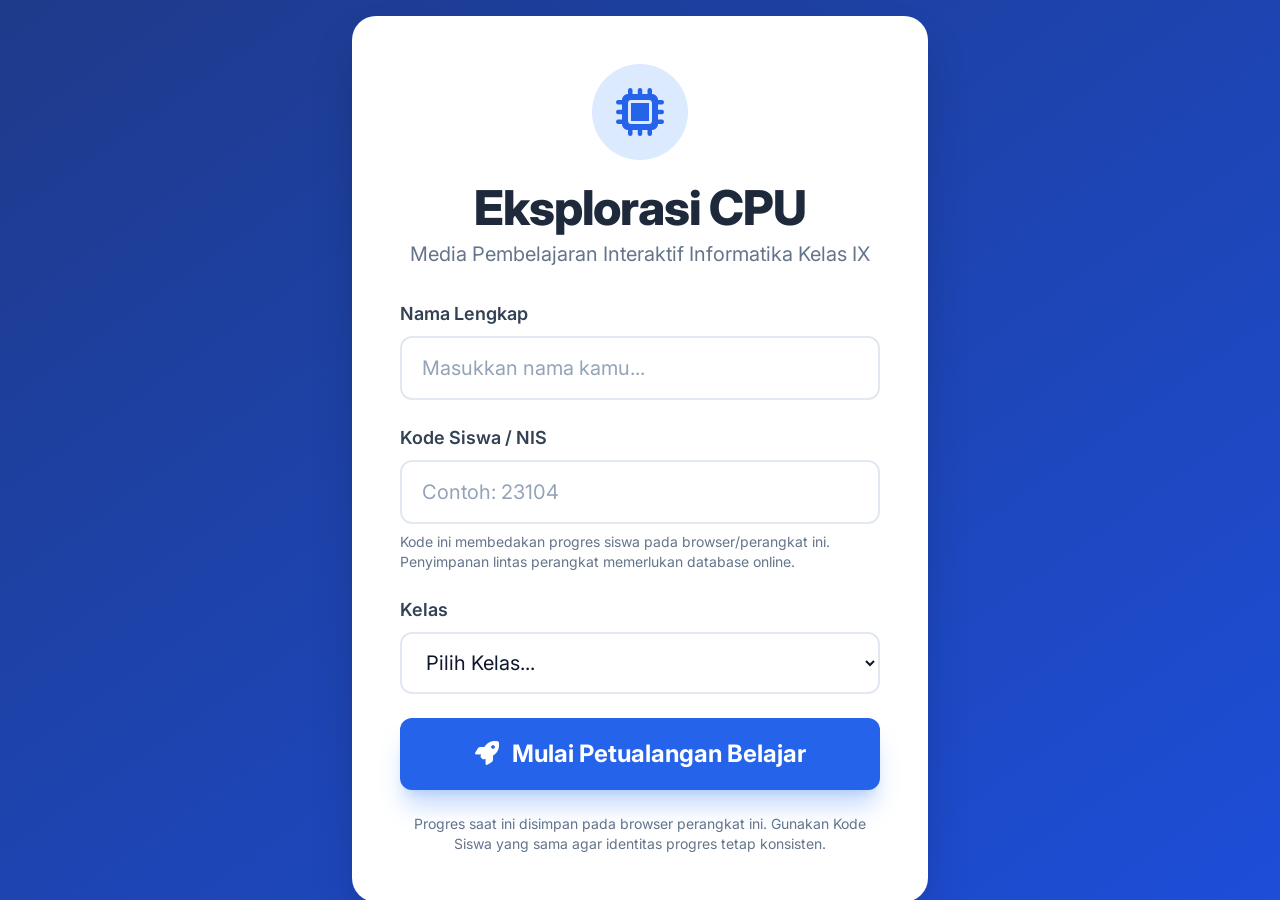
<file: index.html>
<!DOCTYPE html>
<html lang="id">
<head>
    <meta charset="UTF-8">
    <meta name="viewport" content="width=device-width, initial-scale=1.0, viewport-fit=cover">
    <title>MPI Informatika - Siklus CPU</title>
    <meta name="description" content="Media Pembelajaran Interaktif Informatika Kelas IX tentang mekanisme kerja CPU melalui siklus Fetch, Decode, dan Execute.">
    <meta name="theme-color" content="#1d4ed8">
    <meta name="mobile-web-app-capable" content="yes">
    <meta name="apple-mobile-web-app-capable" content="yes">
    <meta name="apple-mobile-web-app-status-bar-style" content="default">
    
    <!-- CSS statis untuk GitHub Pages (tanpa Tailwind CDN runtime) -->
    <link rel="stylesheet" href="css/style.css">
    <!-- Google Fonts: Inter -->
    <link href="https://fonts.googleapis.com/css2?family=Inter:wght@300;400;600;700;800&display=swap" rel="stylesheet">
    <link href="https://fonts.googleapis.com/css2?family=Orbitron:wght@500;700;900&display=swap" rel="stylesheet">
    <!-- FontAwesome untuk Ikon -->
    <link rel="stylesheet" href="https://cdnjs.cloudflare.com/ajax/libs/font-awesome/6.4.0/css/all.min.css">

    </head>
<body class="font-sans antialiased flex flex-col h-screen overflow-hidden">

    <!-- Custom Modal Overlay -->
    <div id="customModal" class="fixed inset-0 z-[100] flex items-center justify-center bg-slate-900/60 backdrop-blur-sm hide opacity-0 transition-opacity duration-300">
        <div class="bg-white p-8 rounded-2xl shadow-2xl max-w-lg w-11/12 text-center transform scale-95 transition-transform duration-300" id="modalContent">
            <div id="modalIcon" class="text-6xl mb-4"></div>
            <h3 id="modalTitle" class="text-3xl font-bold text-slate-800 mb-2"></h3>
            <p id="modalMessage" class="text-xl text-slate-600 mb-8"></p>
            <button id="modalActionButton" onclick="closeModal()" class="touch-target w-full bg-brand-600 hover:bg-brand-700 text-white font-bold text-xl py-4 px-8 rounded-xl shadow-lg transition-colors">
                <i class="fas fa-arrow-right mr-2"></i>Tutup & Lanjutkan
            </button>
        </div>
    </div>

    <!-- HALAMAN LOGIN (GATEWAY) -->
    <div id="loginPage" class="login-page-scroll flex-1 flex items-center justify-center bg-gradient-to-br from-brand-900 to-brand-700 p-4 absolute inset-0 z-50">
        <div class="login-card bg-white p-8 md:p-12 rounded-3xl shadow-2xl max-w-xl w-full text-center fade-in">
            <div class="flex justify-center mb-6">
                <div class="w-24 h-24 bg-brand-100 rounded-full flex items-center justify-center text-brand-600 text-5xl">
                    <i class="fas fa-microchip"></i>
                </div>
            </div>
            <h1 class="text-4xl md:text-5xl font-extrabold text-slate-800 mb-2 tracking-tight">Eksplorasi CPU</h1>
            <p class="text-xl text-slate-500 mb-8">Media Pembelajaran Interaktif Informatika Kelas IX</p>
            
            <div class="space-y-6 text-left">
                <div>
                    <label class="block text-lg font-semibold text-slate-700 mb-2" for="studentName">Nama Lengkap</label>
                    <input type="text" id="studentName" placeholder="Masukkan nama kamu..." class="touch-target w-full px-5 py-4 text-xl bg-white text-slate-900 placeholder:text-slate-400 caret-brand-600 border-2 border-slate-200 rounded-xl focus:border-brand-500 focus:ring-4 focus:ring-brand-100 transition-all outline-none" required autocomplete="name">
                </div>
                <div>
                    <label class="block text-lg font-semibold text-slate-700 mb-2" for="studentCode">Kode Siswa / NIS</label>
                    <input type="text" id="studentCode" placeholder="Contoh: 23104" maxlength="30" class="touch-target w-full px-5 py-4 text-xl bg-white text-slate-900 placeholder:text-slate-400 caret-brand-600 border-2 border-slate-200 rounded-xl focus:border-brand-500 focus:ring-4 focus:ring-brand-100 transition-all outline-none" required autocomplete="off">
                    <p class="text-sm text-slate-500 mt-2">Kode ini membedakan progres siswa pada browser/perangkat ini. Penyimpanan lintas perangkat memerlukan database online.</p>
                </div>
                <div>
                    <label class="block text-lg font-semibold text-slate-700 mb-2" for="studentClass">Kelas</label>
                    <select id="studentClass" class="touch-target w-full px-5 py-4 text-xl border-2 border-slate-200 rounded-xl focus:border-brand-500 focus:ring-4 focus:ring-brand-100 transition-all outline-none bg-white text-slate-900">
                        <option value="" disabled selected>Pilih Kelas...</option>
                        <option value="IX-A">Kelas IX-A</option>
                        <option value="IX-B">Kelas IX-B</option>
                        <option value="IX-C">Kelas IX-C</option>
                    </select>
                </div>
                <button onclick="startLearning()" class="touch-target w-full bg-brand-600 hover:bg-brand-700 text-white font-bold text-2xl py-5 rounded-xl shadow-xl shadow-brand-500/30 transform transition hover:-translate-y-1 mt-4">
                    <i class="fas fa-rocket mr-2"></i> Mulai Petualangan Belajar
                </button>
                <p class="text-sm text-slate-500 text-center leading-relaxed">Progres saat ini disimpan pada browser perangkat ini. Gunakan Kode Siswa yang sama agar identitas progres tetap konsisten.</p>
            </div>
        </div>
    </div>

    <!-- APLIKASI UTAMA (Tersembunyi sebelum login) -->
    <div id="mainApp" class="hide flex-col h-screen w-full bg-slate-50">
        
        <!-- Navbar responsif: desktop + menu mobile -->
        <nav id="mainNavbar" class="glass-nav sticky top-0 z-40 px-4 py-3 md:px-8 md:py-4 flex justify-between items-center gap-2">
            <div class="flex items-center gap-3 shrink-0">
                <i class="fas fa-microchip text-3xl text-brand-600"></i>
                <span class="font-bold text-2xl hidden md:block text-slate-800">CPU<span class="text-brand-600">Explorer</span></span>
                <div class="mobile-nav-title md:hidden min-w-0">
                    <div class="mobile-eyebrow uppercase tracking-wider text-slate-400 font-bold">CPU Explorer</div>
                    <div id="mobileNavLabel" class="font-extrabold text-slate-800 truncate">Beranda</div>
                </div>
            </div>
            
            <!-- Navigasi desktop/tablet -->
            <div id="mainNavScroll" class="desktop-nav flex-1 min-w-0 overflow-x-auto mx-2 md:mx-6 hide-scrollbar flex gap-2 justify-start px-1">
                <button onclick="openTab('beranda')" class="nav-btn active-nav whitespace-nowrap px-4 py-3 md:px-6 md:py-3 rounded-xl font-semibold text-lg flex items-center gap-2 text-slate-600 hover:bg-slate-100 transition-colors" data-target="beranda"><i class="fas fa-home"></i> Beranda</button>
                <button onclick="openTab('materi')" class="nav-btn whitespace-nowrap px-4 py-3 md:px-6 md:py-3 rounded-xl font-semibold text-lg flex items-center gap-2 text-slate-600 hover:bg-slate-100 transition-colors" data-target="materi"><i class="fas fa-book-open"></i> Materi</button>
                <button onclick="openTab('video')" class="nav-btn whitespace-nowrap px-4 py-3 md:px-6 md:py-3 rounded-xl font-semibold text-lg flex items-center gap-2 text-slate-600 hover:bg-slate-100 transition-colors" data-target="video"><i class="fas fa-play-circle"></i> Video</button>
                <button onclick="openTab('kuis')" class="nav-btn whitespace-nowrap px-4 py-3 md:px-6 md:py-3 rounded-xl font-semibold text-lg flex items-center gap-2 text-slate-600 hover:bg-slate-100 transition-colors" data-target="kuis"><i class="fas fa-tasks"></i> Kuis</button>
                <button onclick="openTab('hots')" class="nav-btn whitespace-nowrap px-4 py-3 md:px-6 md:py-3 rounded-xl font-semibold text-lg flex items-center gap-2 text-slate-600 hover:bg-slate-100 transition-colors" data-target="hots"><i class="fas fa-brain"></i> HOTS</button>
                <button onclick="openTab('refleksi')" class="nav-btn whitespace-nowrap px-4 py-3 md:px-6 md:py-3 rounded-xl font-semibold text-lg flex items-center gap-2 text-slate-600 hover:bg-slate-100 transition-colors" data-target="refleksi"><i class="fas fa-mirror"></i> Refleksi</button>
                <button id="navGameBtn" onclick="openTab('game')" class="nav-btn whitespace-nowrap px-4 py-3 md:px-6 md:py-3 rounded-xl font-semibold text-lg flex items-center gap-2 text-slate-500 hover:bg-slate-100 transition-colors" data-target="game" title="Selesaikan pembelajaran untuk membuka CPU QUEST 3D"><i id="navGameIcon" class="fas fa-lock"></i> <span>Game</span></button>
            </div>
            
            <div class="hidden lg:flex shrink-0 items-center gap-3 bg-brand-50 px-4 py-2 rounded-full border border-brand-100">
                <i class="fas fa-user-circle text-2xl text-brand-600"></i>
                <span id="displayUser" class="font-bold text-brand-800 text-lg">Siswa</span>
            </div>

            <button type="button" id="mobileMenuButton" class="mobile-menu-button md:hidden" aria-expanded="false" aria-controls="mobileNavPanel" onclick="toggleMobileNav()" title="Buka menu pembelajaran">
                <i class="fas fa-bars" aria-hidden="true"></i><span class="sr-only">Menu</span>
            </button>

            <div id="mobileNavPanel" class="mobile-nav-panel hide md:hidden" aria-label="Menu pembelajaran">
                <div class="mobile-user-card"><i class="fas fa-user-circle"></i><div class="min-w-0"><div id="mobileDisplayUser" class="font-bold truncate">Siswa</div><div class="text-xs text-slate-500">Pilih bagian pembelajaran</div></div></div>
                <div class="mobile-nav-grid">
                    <button class="mobile-nav-btn active" data-target="beranda" onclick="openTab('beranda')"><i class="fas fa-home"></i><span>Beranda</span></button>
                    <button class="mobile-nav-btn" data-target="materi" onclick="openTab('materi')"><i class="fas fa-book-open"></i><span>Materi</span></button>
                    <button class="mobile-nav-btn" data-target="video" onclick="openTab('video')"><i class="fas fa-play-circle"></i><span>Video</span></button>
                    <button class="mobile-nav-btn" data-target="kuis" onclick="openTab('kuis')"><i class="fas fa-tasks"></i><span>Kuis</span></button>
                    <button class="mobile-nav-btn" data-target="hots" onclick="openTab('hots')"><i class="fas fa-brain"></i><span>HOTS</span></button>
                    <button class="mobile-nav-btn" data-target="refleksi" onclick="openTab('refleksi')"><i class="fas fa-mirror"></i><span>Refleksi</span></button>
                    <button id="mobileGameBtn" class="mobile-nav-btn" data-target="game" onclick="openTab('game')"><i id="mobileGameIcon" class="fas fa-lock"></i><span>Game</span></button>
                </div>
            </div>
        </nav>

        <!-- Area Konten Utama -->
        <main class="flex-1 overflow-y-auto p-4 md:p-8 scroll-smooth" id="mainContentArea">
            <div class="max-w-5xl mx-auto pb-24">
                
                <!-- MENU 1: BERANDA -->
                <section id="beranda" class="tab-content fade-in">
                    <div class="bg-white rounded-3xl p-8 md:p-12 shadow-sm border border-slate-100 text-center relative overflow-hidden">
                        <!-- Dekorasi background -->
                        <div class="absolute -top-24 -right-24 w-64 h-64 bg-brand-50 rounded-full blur-3xl opacity-60"></div>
                        
                        <h1 class="text-4xl md:text-5xl font-bold text-slate-800 mb-6 relative z-10" id="welcomeMessage">
                            Halo, Pelajar Hebat!
                        </h1>
                        <p class="text-2xl text-slate-600 mb-10 max-w-3xl mx-auto relative z-10 leading-relaxed">
                            Selamat datang di dunia internal komputer. Hari ini, kita akan membongkar rahasia bagaimana "otak" komputer berpikir dan bekerja dalam hitungan sepersekian detik!
                        </p>
                        
                        <div class="bg-brand-50 border-l-8 border-brand-500 p-8 rounded-r-2xl text-left mb-12 shadow-sm">
                            <h3 class="text-2xl font-bold text-brand-900 mb-3"><i class="fas fa-bullseye text-brand-500 mr-2"></i> Tujuan Pembelajaran</h3>
                            <p class="text-xl text-brand-800 leading-relaxed">
                                Setelah mengikuti petualangan ini, kamu diharapkan <strong>mampu menjelaskan mekanisme kerja internal CPU melalui siklus Fetch, Decode, dan Execute.</strong>
                            </p>
                        </div>


                        <!-- Progress pembelajaran menuju game -->
                        <div class="bg-slate-900 rounded-3xl p-6 md:p-8 text-left mb-10 shadow-xl relative z-10">
                            <div class="flex flex-col md:flex-row md:items-center md:justify-between gap-4 mb-5">
                                <div>
                                    <div class="text-cyan-300 font-bold uppercase tracking-wider text-sm mb-1">Misi Pembelajaran</div>
                                    <h3 class="text-2xl md:text-3xl font-extrabold text-white">Buka Game CPU QUEST 3D</h3>
                                    <p class="text-slate-300 text-lg mt-2">Selesaikan 5 tahap belajar. Game akan terbuka otomatis setelah semua tahap selesai.</p>
                                </div>
                                <div class="bg-slate-800 border border-slate-700 rounded-2xl px-5 py-4 text-center min-w-[150px]">
                                    <div id="homeProgressCount" class="text-3xl font-extrabold text-cyan-300">0/5</div>
                                    <div class="text-sm text-slate-400">tahap selesai</div>
                                </div>
                            </div>
                            <div class="w-full bg-slate-700 rounded-full h-3 overflow-hidden mb-5">
                                <div id="homeProgressBar" class="bg-cyan-400 h-3 rounded-full transition-all duration-500" style="width:0%"></div>
                            </div>
                            <div id="homeProgressSteps" class="grid grid-cols-2 md:grid-cols-5 gap-3 text-sm"></div>
                            <div class="mt-4 pt-4 border-t border-slate-700 text-sm">
                                <div id="syncStatus" class="text-amber-300"><i class="fas fa-hard-drive mr-2"></i>Progres otomatis tersimpan di browser/perangkat ini.</div>
                            </div>
                        </div>

                        <!-- Ilustrasi SVG CPU Sederhana -->
                        <div class="flex justify-center mb-8 relative z-10">
                            <svg width="240" height="240" viewBox="0 0 100 100" xmlns="http://www.w3.org/2000/svg">
                                <rect x="15" y="15" width="70" height="70" rx="10" fill="#1e293b" />
                                <rect x="25" y="25" width="50" height="50" rx="5" fill="#3b82f6" />
                                <text x="50" y="52" font-family="Inter" font-size="14" font-weight="bold" fill="white" text-anchor="middle" dominant-baseline="middle">CPU</text>
                                <!-- Pin atas -->
                                <rect x="20" y="5" width="4" height="10" fill="#94a3b8" /><rect x="35" y="5" width="4" height="10" fill="#94a3b8" />
                                <rect x="50" y="5" width="4" height="10" fill="#94a3b8" /><rect x="65" y="5" width="4" height="10" fill="#94a3b8" />
                                <rect x="80" y="5" width="4" height="10" fill="#94a3b8" />
                                <!-- Pin bawah -->
                                <rect x="20" y="85" width="4" height="10" fill="#94a3b8" /><rect x="35" y="85" width="4" height="10" fill="#94a3b8" />
                                <rect x="50" y="85" width="4" height="10" fill="#94a3b8" /><rect x="65" y="85" width="4" height="10" fill="#94a3b8" />
                                <rect x="80" y="85" width="4" height="10" fill="#94a3b8" />
                                <!-- Pin kiri -->
                                <rect x="5" y="20" width="10" height="4" fill="#94a3b8" /><rect x="5" y="35" width="10" height="4" fill="#94a3b8" />
                                <rect x="5" y="50" width="10" height="4" fill="#94a3b8" /><rect x="5" y="65" width="10" height="4" fill="#94a3b8" />
                                <rect x="5" y="80" width="10" height="4" fill="#94a3b8" />
                                <!-- Pin kanan -->
                                <rect x="85" y="20" width="10" height="4" fill="#94a3b8" /><rect x="85" y="35" width="10" height="4" fill="#94a3b8" />
                                <rect x="85" y="50" width="10" height="4" fill="#94a3b8" /><rect x="85" y="65" width="10" height="4" fill="#94a3b8" />
                                <rect x="85" y="80" width="10" height="4" fill="#94a3b8" />
                            </svg>
                        </div>
                        
                        <button onclick="openTab('materi')" class="touch-target inline-block bg-brand-600 hover:bg-brand-700 text-white font-bold text-2xl py-4 px-10 rounded-full shadow-lg transition-transform transform hover:scale-105">
                            Mulai Belajar <i class="fas fa-arrow-right ml-2"></i>
                        </button>
                    </div>
                </section>

                <!-- MENU 2: MATERI POKOK -->
                <section id="materi" class="tab-content hide">
                    <h2 class="text-4xl font-bold text-slate-800 mb-8 border-b-4 border-brand-500 pb-4 inline-block">Bagaimana CPU Menjalankan Instruksi?</h2>

                    <!-- Pengantar -->
                    <div class="bg-white rounded-2xl p-8 shadow-sm border border-slate-100 mb-8 text-xl text-slate-700 leading-relaxed">
                        <p class="mb-5">
                            CPU (<em>Central Processing Unit</em>) adalah pusat pemrosesan yang menjalankan instruksi dari program. Saat kamu mengetik huruf, membuka aplikasi, menghitung dengan kalkulator, atau memainkan game, CPU tidak langsung "menebak" apa yang harus dilakukan. CPU bekerja dengan mengikuti instruksi yang tersimpan di memori secara teratur dan berulang.
                        </p>
                        <p class="mb-5">
                            Pola kerja tersebut disebut <strong>siklus instruksi CPU</strong>. Untuk tingkat ini, kita mempelajari tiga tahap utamanya: <strong>Fetch</strong> (mengambil instruksi), <strong>Decode</strong> (memahami instruksi), dan <strong>Execute</strong> (menjalankan instruksi).
                        </p>
                        <div class="bg-brand-50 border-l-8 border-brand-500 rounded-r-2xl p-6 text-brand-900">
                            <p class="font-bold mb-2"><i class="fas fa-key mr-2"></i>Ide penting:</p>
                            <p>CPU mengerjakan instruksi <strong>satu demi satu dalam urutan yang sangat cepat</strong>. Setelah satu instruksi selesai diproses, CPU kembali mengambil instruksi berikutnya dan mengulangi siklus yang sama.</p>
                        </div>
                    </div>

                    <!-- Komponen yang terlibat -->
                    <div class="bg-slate-900 rounded-3xl p-8 md:p-10 text-white mb-10 shadow-xl">
                        <h3 class="text-3xl font-bold mb-3"><i class="fas fa-puzzle-piece text-cyan-400 mr-3"></i>Siapa Saja yang Terlibat?</h3>
                        <p class="text-xl text-slate-300 mb-8 leading-relaxed">Agar Fetch–Decode–Execute berjalan, CPU bekerja sama dengan beberapa bagian berikut.</p>
                        <div class="grid grid-cols-1 md:grid-cols-2 lg:grid-cols-3 gap-5">
                            <div class="bg-slate-800 border border-slate-700 rounded-2xl p-6">
                                <div class="text-cyan-400 text-3xl mb-3"><i class="fas fa-memory"></i></div>
                                <h4 class="text-2xl font-bold mb-2">RAM</h4>
                                <p class="text-lg text-slate-300 leading-relaxed">Tempat sementara bagi program, data, dan instruksi yang sedang digunakan komputer.</p>
                            </div>
                            <div class="bg-slate-800 border border-slate-700 rounded-2xl p-6">
                                <div class="text-violet-400 text-3xl mb-3"><i class="fas fa-traffic-light"></i></div>
                                <h4 class="text-2xl font-bold mb-2">Control Unit (CU)</h4>
                                <p class="text-lg text-slate-300 leading-relaxed">Mengatur aliran kerja CPU: mengambil instruksi, menafsirkan perintah, dan mengarahkan komponen yang harus bekerja.</p>
                            </div>
                            <div class="bg-slate-800 border border-slate-700 rounded-2xl p-6">
                                <div class="text-emerald-400 text-3xl mb-3"><i class="fas fa-calculator"></i></div>
                                <h4 class="text-2xl font-bold mb-2">ALU</h4>
                                <p class="text-lg text-slate-300 leading-relaxed">Melakukan operasi aritmetika dan logika, misalnya penjumlahan, perbandingan, AND, atau OR.</p>
                            </div>
                            <div class="bg-slate-800 border border-slate-700 rounded-2xl p-6">
                                <div class="text-amber-400 text-3xl mb-3"><i class="fas fa-list-ol"></i></div>
                                <h4 class="text-2xl font-bold mb-2">Program Counter (PC)</h4>
                                <p class="text-lg text-slate-300 leading-relaxed">Register khusus yang menunjukkan alamat instruksi berikutnya yang perlu diambil dari memori.</p>
                            </div>
                            <div class="bg-slate-800 border border-slate-700 rounded-2xl p-6">
                                <div class="text-pink-400 text-3xl mb-3"><i class="fas fa-inbox"></i></div>
                                <h4 class="text-2xl font-bold mb-2">Instruction Register (IR)</h4>
                                <p class="text-lg text-slate-300 leading-relaxed">Tempat sementara di dalam CPU untuk menahan instruksi yang baru saja diambil dan sedang diproses.</p>
                            </div>
                            <div class="bg-slate-800 border border-slate-700 rounded-2xl p-6">
                                <div class="text-blue-400 text-3xl mb-3"><i class="fas fa-road"></i></div>
                                <h4 class="text-2xl font-bold mb-2">Bus</h4>
                                <p class="text-lg text-slate-300 leading-relaxed">Jalur komunikasi yang membawa alamat, data, dan sinyal kontrol antara CPU, RAM, serta komponen lain.</p>
                            </div>
                        </div>
                    </div>

                    <!-- Alur visual -->
                    <div class="bg-white rounded-3xl p-8 md:p-10 shadow-lg border border-slate-100 mb-10">
                        <h3 class="text-3xl font-bold text-slate-800 mb-3"><i class="fas fa-route text-brand-600 mr-3"></i>Gambaran Besar Siklus CPU</h3>
                        <p class="text-xl text-slate-600 mb-8 leading-relaxed">Bayangkan CPU sedang menjalankan satu instruksi. Alurnya dapat disederhanakan seperti berikut:</p>
                        <div class="flex flex-col lg:flex-row items-stretch lg:items-center gap-4">
                            <div class="flex-1 bg-blue-50 border-2 border-blue-200 rounded-2xl p-6 text-center">
                                <div class="text-blue-600 text-4xl mb-3"><i class="fas fa-download"></i></div>
                                <div class="font-extrabold text-2xl text-blue-900">1. FETCH</div>
                                <div class="text-lg text-blue-800 mt-2">Cari dan ambil instruksi</div>
                            </div>
                            <div class="hidden lg:block text-3xl text-slate-400"><i class="fas fa-arrow-right"></i></div>
                            <div class="lg:hidden text-3xl text-slate-400 text-center"><i class="fas fa-arrow-down"></i></div>
                            <div class="flex-1 bg-purple-50 border-2 border-purple-200 rounded-2xl p-6 text-center">
                                <div class="text-purple-600 text-4xl mb-3"><i class="fas fa-language"></i></div>
                                <div class="font-extrabold text-2xl text-purple-900">2. DECODE</div>
                                <div class="text-lg text-purple-800 mt-2">Pahami arti instruksi</div>
                            </div>
                            <div class="hidden lg:block text-3xl text-slate-400"><i class="fas fa-arrow-right"></i></div>
                            <div class="lg:hidden text-3xl text-slate-400 text-center"><i class="fas fa-arrow-down"></i></div>
                            <div class="flex-1 bg-emerald-50 border-2 border-emerald-200 rounded-2xl p-6 text-center">
                                <div class="text-emerald-600 text-4xl mb-3"><i class="fas fa-play"></i></div>
                                <div class="font-extrabold text-2xl text-emerald-900">3. EXECUTE</div>
                                <div class="text-lg text-emerald-800 mt-2">Jalankan tindakan</div>
                            </div>
                            <div class="hidden lg:block text-3xl text-slate-400"><i class="fas fa-rotate"></i></div>
                        </div>
                        <p class="text-lg text-slate-500 mt-6 text-center"><strong>Selesai satu instruksi?</strong> CPU kembali ke Fetch untuk mengambil instruksi berikutnya.</p>
                    </div>

                    <!-- Detail Fetch -->
                    <div class="bg-white rounded-3xl overflow-hidden shadow-lg border border-blue-100 mb-8">
                        <div class="bg-blue-600 px-8 py-6 text-white flex items-center gap-5">
                            <div class="w-16 h-16 rounded-full bg-white/20 flex items-center justify-center text-3xl font-extrabold">1</div>
                            <div>
                                <h3 class="text-3xl font-extrabold">FETCH — Mengambil Instruksi</h3>
                                <p class="text-xl text-blue-100 mt-1">CPU mencari instruksi berikutnya di memori.</p>
                            </div>
                        </div>
                        <div class="p-8 md:p-10 text-xl text-slate-700 leading-relaxed">
                            <p class="mb-6">Tahap Fetch dimulai karena CPU harus mengetahui <strong>instruksi mana yang harus dikerjakan berikutnya</strong>. Untuk itu, CPU menggunakan Program Counter (PC).</p>
                            <ol class="space-y-4 list-decimal pl-8 mb-7">
                                <li><strong>Program Counter (PC)</strong> menyimpan alamat instruksi berikutnya.</li>
                                <li><strong>Control Unit</strong> mengirim alamat tersebut menuju RAM melalui jalur komunikasi.</li>
                                <li>RAM membaca alamat itu lalu mengirimkan instruksinya kembali ke CPU.</li>
                                <li>Instruksi yang diterima disimpan sementara di <strong>Instruction Register (IR)</strong>.</li>
                                <li>Program Counter kemudian disiapkan untuk menunjuk instruksi berikutnya.</li>
                            </ol>
                            <div class="bg-blue-50 border-l-8 border-blue-500 p-6 rounded-r-2xl">
                                <p><strong>Dengan bahasa sederhana:</strong> Fetch adalah saat CPU bertanya, <em>“Instruksi apa yang harus saya kerjakan sekarang?”</em>, lalu mengambil instruksi itu dari RAM.</p>
                            </div>
                        </div>
                    </div>

                    <!-- Detail Decode -->
                    <div class="bg-white rounded-3xl overflow-hidden shadow-lg border border-purple-100 mb-8">
                        <div class="bg-purple-600 px-8 py-6 text-white flex items-center gap-5">
                            <div class="w-16 h-16 rounded-full bg-white/20 flex items-center justify-center text-3xl font-extrabold">2</div>
                            <div>
                                <h3 class="text-3xl font-extrabold">DECODE — Memahami Instruksi</h3>
                                <p class="text-xl text-purple-100 mt-1">Control Unit menentukan apa arti instruksi dan apa yang dibutuhkan.</p>
                            </div>
                        </div>
                        <div class="p-8 md:p-10 text-xl text-slate-700 leading-relaxed">
                            <p class="mb-6">Instruksi yang sudah berada di IR masih berupa <strong>kode mesin</strong>. Pada tahap Decode, Control Unit tidak mengubahnya menjadi bahasa mesin—karena instruksinya memang sudah dalam bentuk mesin. Tugas CU adalah <strong>menafsirkan pola kode tersebut</strong> dan menghasilkan sinyal kontrol yang sesuai.</p>
                            <ol class="space-y-4 list-decimal pl-8 mb-7">
                                <li>CU membaca instruksi yang ada di Instruction Register.</li>
                                <li>CU mengenali <strong>operasi</strong> yang diminta, misalnya tambah, bandingkan, pindahkan, baca, atau simpan data.</li>
                                <li>CU menentukan <strong>data mana</strong> yang diperlukan untuk menjalankan operasi.</li>
                                <li>CU mengarahkan bagian yang relevan—misalnya ALU, register, memori, atau unit lainnya—untuk bersiap bekerja.</li>
                            </ol>
                            <div class="bg-purple-50 border-l-8 border-purple-500 p-6 rounded-r-2xl">
                                <p><strong>Dengan bahasa sederhana:</strong> Decode adalah saat CPU bertanya, <em>“Perintah ini menyuruh saya melakukan apa, dan data apa yang saya perlukan?”</em></p>
                            </div>
                        </div>
                    </div>

                    <!-- Detail Execute -->
                    <div class="bg-white rounded-3xl overflow-hidden shadow-lg border border-emerald-100 mb-10">
                        <div class="bg-emerald-600 px-8 py-6 text-white flex items-center gap-5">
                            <div class="w-16 h-16 rounded-full bg-white/20 flex items-center justify-center text-3xl font-extrabold">3</div>
                            <div>
                                <h3 class="text-3xl font-extrabold">EXECUTE — Menjalankan Instruksi</h3>
                                <p class="text-xl text-emerald-100 mt-1">CPU melakukan tindakan yang sudah ditentukan pada tahap Decode.</p>
                            </div>
                        </div>
                        <div class="p-8 md:p-10 text-xl text-slate-700 leading-relaxed">
                            <p class="mb-6">Pada tahap Execute, tindakan benar-benar dilakukan. <strong>Tidak semua instruksi dikerjakan oleh ALU</strong>; bagian yang bekerja bergantung pada jenis perintahnya.</p>
                            <div class="grid grid-cols-1 md:grid-cols-2 gap-5 mb-7">
                                <div class="bg-emerald-50 rounded-2xl p-6 border border-emerald-200">
                                    <h4 class="font-bold text-emerald-900 mb-2">Jika instruksinya menghitung</h4>
                                    <p class="text-lg">ALU dapat melakukan penjumlahan, pengurangan, perbandingan, atau operasi logika.</p>
                                </div>
                                <div class="bg-emerald-50 rounded-2xl p-6 border border-emerald-200">
                                    <h4 class="font-bold text-emerald-900 mb-2">Jika instruksinya memindahkan data</h4>
                                    <p class="text-lg">CPU mengatur perpindahan data antara register, RAM, atau bagian lain yang diperlukan.</p>
                                </div>
                            </div>
                            <p class="mb-6">Hasil eksekusi biasanya ditempatkan sementara di register, dapat dikirim kembali ke RAM, atau digunakan oleh instruksi berikutnya. Tahap penulisan kembali hasil ini sering disebut <em>write-back</em>. Istilah ini berbeda dari instruksi <strong>STORE</strong> pada game, yang secara khusus menyalin data dari register ke memori.</p>
                            <div class="bg-emerald-50 border-l-8 border-emerald-500 p-6 rounded-r-2xl">
                                <p><strong>Dengan bahasa sederhana:</strong> Execute adalah saat CPU berkata, <em>“Saya sudah paham perintahnya. Sekarang saya kerjakan.”</em></p>
                            </div>
                        </div>
                    </div>

                    <!-- Contoh lengkap -->
                    <div class="bg-gradient-to-br from-indigo-900 to-slate-900 rounded-3xl overflow-hidden shadow-2xl text-white mb-10">
                        <div class="px-8 py-7 border-b border-white/10">
                            <h3 class="text-3xl font-bold"><i class="fas fa-flask text-yellow-300 mr-3"></i>Contoh Lengkap: CPU Menghitung 5 + 3</h3>
                        </div>
                        <div class="p-8 md:p-10">
                            <p class="text-xl text-slate-200 leading-relaxed mb-8">Anggap sebuah program memiliki instruksi sederhana: <strong>“Tambahkan nilai 5 dan 3.”</strong> Berikut perjalanan satu instruksi tersebut.</p>
                            <div class="space-y-5">
                                <div class="flex gap-5 bg-white/10 p-6 rounded-2xl border border-white/10">
                                    <div class="shrink-0 w-12 h-12 rounded-full bg-blue-500 flex items-center justify-center font-extrabold text-xl">1</div>
                                    <div>
                                        <h4 class="text-2xl font-bold text-blue-200 mb-2">Fetch</h4>
                                        <p class="text-xl text-slate-200">PC menunjukkan lokasi instruksi. CU mengambil instruksi dari RAM dan menaruhnya di Instruction Register.</p>
                                    </div>
                                </div>
                                <div class="flex gap-5 bg-white/10 p-6 rounded-2xl border border-white/10">
                                    <div class="shrink-0 w-12 h-12 rounded-full bg-purple-500 flex items-center justify-center font-extrabold text-xl">2</div>
                                    <div>
                                        <h4 class="text-2xl font-bold text-purple-200 mb-2">Decode</h4>
                                        <p class="text-xl text-slate-200">CU membaca instruksi dan mengenali bahwa operasi yang diminta adalah <strong>penjumlahan</strong> dengan data 5 dan 3.</p>
                                    </div>
                                </div>
                                <div class="flex gap-5 bg-white/10 p-6 rounded-2xl border border-white/10">
                                    <div class="shrink-0 w-12 h-12 rounded-full bg-emerald-500 flex items-center justify-center font-extrabold text-xl">3</div>
                                    <div>
                                        <h4 class="text-2xl font-bold text-emerald-200 mb-2">Execute</h4>
                                        <p class="text-xl text-slate-200">Data 5 dan 3 diberikan kepada ALU. ALU melakukan penjumlahan dan menghasilkan <strong>8</strong>. Hasil ini kemudian dapat disimpan sementara atau digunakan oleh instruksi berikutnya.</p>
                                    </div>
                                </div>
                                <div class="flex gap-5 bg-white/10 p-6 rounded-2xl border border-white/10">
                                    <div class="shrink-0 w-12 h-12 rounded-full bg-amber-500 flex items-center justify-center font-extrabold text-xl"><i class="fas fa-rotate"></i></div>
                                    <div>
                                        <h4 class="text-2xl font-bold text-amber-200 mb-2">Ulangi</h4>
                                        <p class="text-xl text-slate-200">CPU kembali ke tahap Fetch untuk memproses instruksi berikutnya. Inilah sebabnya disebut <strong>siklus</strong>.</p>
                                    </div>
                                </div>
                            </div>
                        </div>
                    </div>

                    <!-- Analogi Kontekstual -->
                    <div class="bg-slate-800 rounded-3xl overflow-hidden shadow-2xl text-white mb-10">
                        <div class="bg-slate-900 px-8 py-6 border-b border-slate-700">
                            <h3 class="text-3xl font-bold flex items-center"><i class="fas fa-utensils text-orange-400 mr-4"></i>Analogi Restoran: Dari Pesanan sampai Masakan</h3>
                        </div>
                        <div class="p-8 md:p-10 text-xl leading-relaxed">
                            <p class="mb-8 text-slate-300">Bayangkan CPU sebagai dapur restoran yang sangat sibuk. Instruksi komputer seperti pesanan pelanggan yang harus diproses satu demi satu.</p>

                            <div class="space-y-6">
                                <div class="flex flex-col md:flex-row md:items-center gap-6 bg-slate-700/50 p-6 rounded-2xl">
                                    <div class="bg-blue-500 w-full md:w-40 text-center font-bold text-2xl py-3 px-6 rounded-xl shadow-lg">FETCH</div>
                                    <p class="flex-1"><strong class="text-white">Mengambil pesanan berikutnya.</strong> Nomor antrean menunjukkan pesanan mana yang harus diambil. Pelayan membawa kertas pesanan dari tempat penyimpanan menuju dapur.</p>
                                </div>

                                <div class="flex flex-col md:flex-row md:items-center gap-6 bg-slate-700/50 p-6 rounded-2xl">
                                    <div class="bg-purple-500 w-full md:w-40 text-center font-bold text-2xl py-3 px-6 rounded-xl shadow-lg">DECODE</div>
                                    <p class="flex-1"><strong class="text-white">Kepala koki membaca dan memahami pesanan.</strong> Ia menentukan menu apa yang diminta, bahan apa yang diperlukan, dan siapa yang harus mengerjakannya.</p>
                                </div>

                                <div class="flex flex-col md:flex-row md:items-center gap-6 bg-slate-700/50 p-6 rounded-2xl">
                                    <div class="bg-emerald-500 w-full md:w-40 text-center font-bold text-2xl py-3 px-6 rounded-xl shadow-lg">EXECUTE</div>
                                    <p class="flex-1"><strong class="text-white">Pesanan dikerjakan.</strong> Koki yang tepat memasak, memotong, mencampur, atau menyiapkan makanan sesuai instruksi kepala koki.</p>
                                </div>
                            </div>

                            <div class="mt-8 bg-orange-400/10 border border-orange-300/30 rounded-2xl p-6 text-orange-100">
                                <p><strong>Ingat:</strong> analogi restoran membantu memahami konsep, tetapi CPU sebenarnya bekerja menggunakan kode biner, register, rangkaian elektronik, dan sinyal kontrol.</p>
                            </div>
                        </div>
                    </div>

                    <!-- Cek Pemahaman -->
                    <div class="bg-white rounded-3xl p-8 md:p-10 shadow-lg border border-slate-100">
                        <h3 class="text-3xl font-bold text-slate-800 mb-3"><i class="fas fa-circle-question text-brand-600 mr-3"></i>Cek Pemahaman Cepat</h3>
                        <p class="text-xl text-slate-600 mb-6">Coba jawab dalam pikiranmu sebelum membuka jawabannya.</p>
                        <div class="space-y-4 text-xl">
                            <details class="border-2 border-slate-200 rounded-2xl p-5 bg-slate-50">
                                <summary class="font-bold cursor-pointer">Mengapa CPU perlu melakukan Fetch terlebih dahulu?</summary>
                                <p class="mt-4 text-slate-600">Karena CPU harus mengambil instruksi yang akan dikerjakan dari memori sebelum dapat memahami dan menjalankannya.</p>
                            </details>
                            <details class="border-2 border-slate-200 rounded-2xl p-5 bg-slate-50">
                                <summary class="font-bold cursor-pointer">Apa perbedaan Decode dan Execute?</summary>
                                <p class="mt-4 text-slate-600">Decode menentukan arti instruksi dan bagian yang perlu bekerja, sedangkan Execute benar-benar menjalankan tindakan yang diminta.</p>
                            </details>
                            <details class="border-2 border-slate-200 rounded-2xl p-5 bg-slate-50">
                                <summary class="font-bold cursor-pointer">Mengapa disebut siklus?</summary>
                                <p class="mt-4 text-slate-600">Karena setelah satu instruksi selesai, CPU kembali ke Fetch dan mengulangi pola Fetch–Decode–Execute untuk instruksi berikutnya.</p>
                            </details>
                        </div>
                    </div>

                    <!-- Gate checkpoint: Materi -->
                    <div class="mt-8 bg-cyan-50 border-2 border-cyan-200 rounded-3xl p-7 md:p-8">
                        <h3 class="text-2xl font-extrabold text-cyan-950 mb-2"><i class="fas fa-key text-cyan-600 mr-2"></i>Checkpoint Materi</h3>
                        <p class="text-lg text-cyan-900 mb-6">Jawab 3 pertanyaan ini dengan benar untuk menandai tahap Materi sebagai selesai.</p>
                        <div class="space-y-5 text-lg">
                            <div>
                                <label class="font-bold block mb-2" for="matCheck1">1. Urutan siklus CPU yang benar adalah...</label>
                                <select id="matCheck1" class="w-full p-4 rounded-xl border-2 border-cyan-200 bg-white">
                                    <option value="">Pilih jawaban</option><option value="fde">Fetch → Decode → Execute</option><option value="def">Decode → Execute → Fetch</option><option value="fed">Fetch → Execute → Decode</option>
                                </select>
                            </div>
                            <div>
                                <label class="font-bold block mb-2" for="matCheck2">2. Register yang menunjukkan alamat instruksi berikutnya adalah...</label>
                                <select id="matCheck2" class="w-full p-4 rounded-xl border-2 border-cyan-200 bg-white">
                                    <option value="">Pilih jawaban</option><option value="alu">ALU</option><option value="pc">Program Counter (PC)</option><option value="ram">RAM</option>
                                </select>
                            </div>
                            <div>
                                <label class="font-bold block mb-2" for="matCheck3">3. Pada tahap Decode, CPU terutama...</label>
                                <select id="matCheck3" class="w-full p-4 rounded-xl border-2 border-cyan-200 bg-white">
                                    <option value="">Pilih jawaban</option><option value="interpret">menafsirkan opcode/instruksi dan menentukan tindakan yang diperlukan</option><option value="save">menyimpan semua file secara permanen</option><option value="display">menampilkan gambar ke monitor</option>
                                </select>
                            </div>
                        </div>
                        <button id="btnCompleteMaterial" onclick="completeMaterialCheckpoint()" class="touch-target mt-6 bg-cyan-600 hover:bg-cyan-700 text-white font-bold text-xl py-4 px-7 rounded-xl">
                            <i class="fas fa-check-double mr-2"></i> Selesaikan Tahap Materi
                        </button>
                        <p id="materialCheckpointStatus" class="mt-3 font-semibold text-slate-600"></p>
                    </div>
                </section>

                <!-- MENU 3: VIDEO PEMBELAJARAN -->
                <section id="video" class="tab-content hide">
                    <h2 class="text-4xl font-bold text-slate-800 mb-6 border-b-4 border-brand-500 pb-4 inline-block">Video Pembelajaran: Siklus Fetch–Decode–Execute</h2>

                    <div class="bg-amber-50 border border-amber-200 rounded-2xl p-6 mb-8 flex items-start gap-4">
                        <i class="fas fa-lightbulb text-4xl text-amber-500 mt-1"></i>
                        <div>
                            <h4 class="text-2xl font-bold text-amber-900 mb-2">Fokus saat menonton:</h4>
                            <p class="text-xl text-amber-800 mb-3">Video berbahasa Indonesia ini menjelaskan siklus <strong>Fetch, Decode, Execute</strong> secara berurutan dan sejalan dengan materi utama pada MPI.</p>
                            <ul class="text-lg text-amber-900 list-disc pl-6 space-y-1">
                                <li>Perhatikan bagaimana instruksi diambil dari memori pada tahap Fetch.</li>
                                <li>Perhatikan bagaimana CPU memahami instruksi pada tahap Decode.</li>
                                <li>Perhatikan bagaimana instruksi dijalankan pada tahap Execute.</li>
                            </ul>
                        </div>
                    </div>

                    <!--
                        CATATAN KOMPATIBILITAS:
                        YouTube mewajibkan HTTP Referer untuk pemutar tertanam. Ketika MPI dibuka
                        langsung sebagai file://, sebagian perangkat/browser dapat menampilkan Error 153.
                        Karena itu, JavaScript di bawah hanya mengaktifkan iframe jika halaman dijalankan
                        melalui http/https. Pada mode file lokal ditampilkan pratinjau + tombol YouTube.
                    -->
                    <div class="bg-slate-900 rounded-3xl p-4 md:p-6 shadow-2xl">
                        <div id="videoEmbedMode" class="hide">
                            <div class="relative w-full overflow-hidden rounded-2xl bg-black" style="padding-top: 56.25%;">
                                <iframe
                                    id="cpuVideoFrame"
                                    class="absolute top-0 left-0 w-full h-full"
                                    data-src="https://www.youtube-nocookie.com/embed/ko5tV3hdgCw?rel=0&modestbranding=1"
                                    title="Siklus Instruksi di Dalam CPU - Bahasa Indonesia"
                                    frameborder="0"
                                    allow="accelerometer; autoplay; clipboard-write; encrypted-media; gyroscope; picture-in-picture; web-share"
                                    referrerpolicy="strict-origin-when-cross-origin"
                                    allowfullscreen>
                                </iframe>
                            </div>
                        </div>

                        <div id="videoLocalMode" class="hide">
                            <div class="relative overflow-hidden rounded-2xl bg-black">
                                <img
                                    src="https://img.youtube.com/vi/ko5tV3hdgCw/hqdefault.jpg"
                                    alt="Pratinjau video Siklus Instruksi di Dalam CPU"
                                    class="w-full aspect-video object-cover opacity-80"
                                    loading="lazy">
                                <div class="absolute inset-0 flex items-center justify-center p-5 bg-slate-950/35">
                                    <a href="https://www.youtube.com/watch?v=ko5tV3hdgCw"
                                       target="_blank"
                                       rel="noopener noreferrer"
                                       class="touch-target inline-flex items-center justify-center gap-3 bg-red-600 hover:bg-red-700 text-white font-bold text-xl md:text-2xl px-7 py-4 rounded-2xl shadow-2xl transition-transform hover:scale-105 text-center">
                                        <i class="fab fa-youtube text-3xl"></i>
                                        Tonton Video Siklus Instruksi CPU
                                    </a>
                                </div>
                            </div>

                            <div class="mt-5 bg-slate-800 border border-slate-700 rounded-2xl p-5 text-slate-200">
                                <p class="text-lg leading-relaxed"><strong class="text-white"><i class="fas fa-info-circle mr-2"></i>Mengapa video dibuka di YouTube?</strong> MPI ini sedang dijalankan sebagai file lokal. Pada mode ini YouTube dapat memblokir video tertanam karena tidak menerima identitas halaman (HTTP Referer). Tombol di atas menghindari layar error dan membuka video secara normal.</p>
                            </div>
                        </div>
                    </div>

                    <div class="bg-white border border-slate-200 rounded-2xl p-6 mt-6 text-lg text-slate-600">
                        <p class="mb-2"><strong>Video pilihan guru:</strong> Siklus Instruksi di Dalam CPU</p>
                        <p class="mb-4"><strong>Tautan:</strong> YouTube &nbsp;•&nbsp; <strong>Fokus MPI:</strong> Fetch, Decode, Execute</p>
                        <a href="https://www.youtube.com/watch?v=ko5tV3hdgCw"
                           target="_blank"
                           rel="noopener noreferrer"
                           class="inline-flex items-center gap-2 bg-red-600 hover:bg-red-700 text-white font-bold px-5 py-3 rounded-xl transition-colors">
                            <i class="fab fa-youtube"></i> Buka langsung di YouTube
                        </a>
                    </div>

                    <!-- Gate checkpoint: Video -->
                    <div class="mt-8 bg-amber-50 border-2 border-amber-200 rounded-3xl p-7 md:p-8">
                        <h3 class="text-2xl font-extrabold text-amber-950 mb-2"><i class="fas fa-video text-amber-600 mr-2"></i>Checkpoint Video</h3>
                        <p class="text-lg text-amber-900 mb-6">Setelah menonton, gunakan checkpoint ini untuk memastikan konsep utamanya tertangkap.</p>
                        <div class="grid md:grid-cols-3 gap-4">
                            <select id="vidCheck1" class="p-4 rounded-xl border-2 border-amber-200 bg-white"><option value="">Fetch berarti...</option><option value="take">mengambil instruksi</option><option value="run">menjalankan instruksi</option></select>
                            <select id="vidCheck2" class="p-4 rounded-xl border-2 border-amber-200 bg-white"><option value="">Decode berarti...</option><option value="interpret">menafsirkan instruksi</option><option value="store">menyimpan file</option></select>
                            <select id="vidCheck3" class="p-4 rounded-xl border-2 border-amber-200 bg-white"><option value="">Execute berarti...</option><option value="perform">menjalankan tindakan</option><option value="fetch">mengambil alamat</option></select>
                        </div>
                        <button id="btnCompleteVideo" onclick="completeVideoCheckpoint()" class="touch-target mt-6 bg-amber-600 hover:bg-amber-700 text-white font-bold text-xl py-4 px-7 rounded-xl"><i class="fas fa-check mr-2"></i> Selesaikan Tahap Video</button>
                        <p id="videoCheckpointStatus" class="mt-3 font-semibold text-slate-600"></p>
                    </div>
                </section>

                <!-- MENU 4: LATIHAN SOAL / KUIS -->
                <section id="kuis" class="tab-content hide">
                    <div class="flex justify-between items-center mb-8 border-b-4 border-brand-500 pb-4">
                        <h2 class="text-4xl font-bold text-slate-800">Latihan Soal Uji Konsep</h2>
                        <span class="bg-brand-100 text-brand-800 font-bold py-2 px-6 rounded-full text-xl shadow-sm">15 Soal</span>
                    </div>

                    <div class="bg-white rounded-2xl p-8 mb-8 text-xl text-slate-600 border border-slate-200 shadow-sm">
                        Pilih satu jawaban yang paling tepat dengan menyentuh atau mengklik pada pilihan jawaban di bawah ini.
                    </div>

                    <!-- Wadah Soal Digenerate oleh JS -->
                    <div id="quizContainer" class="space-y-8 mb-10"></div>

                    <button onclick="calculateQuizScore()" class="touch-target w-full md:w-auto bg-brand-600 hover:bg-brand-700 text-white font-bold text-2xl py-5 px-12 rounded-xl shadow-xl transition-transform transform hover:scale-105 flex items-center justify-center gap-3 mx-auto">
                        <i class="fas fa-check-circle"></i> Cek Hasil Kuis Saya
                    </button>
                </section>

                <!-- MENU 5: ASESMEN HOTS -->
                <section id="hots" class="tab-content hide">
                    <h2 class="text-4xl font-bold text-slate-800 mb-6 border-b-4 border-red-500 pb-4 inline-block">Asesmen HOTS (Studi Kasus)</h2>
                    
                    <div class="bg-red-50 border border-red-200 rounded-2xl p-6 mb-8">
                        <h4 class="text-2xl font-bold text-red-900 mb-2"><i class="fas fa-brain text-red-600 mr-2"></i> Tantangan Pemikiran Kritis</h4>
                        <p class="text-xl text-red-800">Bagian ini memerlukan analisis yang mendalam. Jawablah 5 skenario di bawah ini dengan menganalisis masalah yang terjadi pada siklus CPU.</p>
                    </div>

                    <!-- Wadah Soal HOTS -->
                    <div id="hotsContainer" class="space-y-8 mb-10"></div>
                    
                    <button onclick="submitHots()" class="touch-target w-full bg-red-600 hover:bg-red-700 text-white font-bold text-2xl py-5 rounded-xl shadow-xl transition-transform transform hover:scale-105 flex items-center justify-center gap-3">
                        <i class="fas fa-paper-plane"></i> Kirim Jawaban Analisis HOTS
                    </button>
                </section>

                <!-- MENU 6: REFLEKSI DIRI -->
                <section id="refleksi" class="tab-content hide">
                    <div class="text-center mb-10">
                        <h2 class="text-4xl font-bold text-slate-800 mb-4 inline-block relative">
                            Saatnya Berkaca
                            <div class="absolute -bottom-2 left-0 w-full h-1 bg-gradient-to-r from-transparent via-purple-500 to-transparent"></div>
                        </h2>
                        <p class="text-xl text-slate-600 max-w-2xl mx-auto mt-4">Jawablah pertanyaan di bawah ini dengan jujur untuk membantu mengembangkan gaya belajarmu selanjutnya.</p>
                    </div>

                    <div class="space-y-8 bg-white p-8 md:p-10 rounded-3xl shadow-lg border border-slate-100">
                        <!-- Pertanyaan Refleksi 1 -->
                        <div>
                            <label class="block text-2xl font-bold text-slate-800 mb-4" for="refleksi1">
                                1. Bagian mana dari siklus kerja CPU ini yang menurutmu paling sulit dibayangkan? Mengapa?
                            </label>
                            <textarea id="refleksi1" rows="4" class="touch-target w-full p-5 text-xl bg-slate-50 border-2 border-slate-200 rounded-xl focus:border-purple-500 focus:ring-4 focus:ring-purple-100 transition outline-none resize-none" placeholder="Ketik refleksimu di sini..."></textarea>
                        </div>
                        
                        <!-- Pertanyaan Refleksi 2 -->
                        <div>
                            <label class="block text-2xl font-bold text-slate-800 mb-4" for="refleksi2">
                                2. Strategi apa yang kamu gunakan untuk memahami materi ini hari ini? (Misal: menganalogi dengan koki, menonton video berulang, dsb)
                            </label>
                            <textarea id="refleksi2" rows="4" class="touch-target w-full p-5 text-xl bg-slate-50 border-2 border-slate-200 rounded-xl focus:border-purple-500 focus:ring-4 focus:ring-purple-100 transition outline-none resize-none" placeholder="Ketik strategimu di sini..."></textarea>
                        </div>

                        <!-- Pertanyaan Refleksi 3 -->
                        <div>
                            <label class="block text-2xl font-bold text-slate-800 mb-4" for="refleksi3">
                                3. Apa yang akan kamu lakukan di pertemuan selanjutnya agar belajarmu lebih efektif?
                            </label>
                            <textarea id="refleksi3" rows="4" class="touch-target w-full p-5 text-xl bg-slate-50 border-2 border-slate-200 rounded-xl focus:border-purple-500 focus:ring-4 focus:ring-purple-100 transition outline-none resize-none" placeholder="Ketik rencana perbaikanmu di sini..."></textarea>
                        </div>

                        <button onclick="submitRefleksi()" class="touch-target w-full bg-purple-600 hover:bg-purple-700 text-white font-bold text-2xl py-6 rounded-xl shadow-xl transition-transform transform hover:scale-105 mt-4">
                            <i class="fas fa-book mr-2"></i> Kumpulkan Jurnal Refleksi
                        </button>
                    </div>
                </section>

                <!-- MENU 7: GAME CPU QUEST 3D -->
                <section id="game" class="tab-content hide">
                    <!-- Locked state -->
                    <div id="gameLockPanel" class="bg-white border border-slate-200 rounded-3xl p-7 md:p-10 shadow-lg">
                        <div class="text-center max-w-3xl mx-auto">
                            <div class="w-24 h-24 rounded-full bg-slate-900 text-rose-300 flex items-center justify-center text-4xl mx-auto mb-5 shadow-xl"><i class="fas fa-lock"></i></div>
                            <h2 class="text-4xl font-extrabold text-slate-900 mb-3">CPU QUEST 3D Masih Terkunci</h2>
                            <p class="text-xl text-slate-600 leading-relaxed mb-8">CPU QUEST 3D adalah hadiah setelah seluruh pembelajaran selesai. Tuntaskan tahap yang masih terkunci untuk memperoleh akses.</p>
                            <div class="w-full bg-slate-200 rounded-full h-4 overflow-hidden mb-3"><div id="gameGateBar" class="bg-cyan-500 h-4 rounded-full transition-all duration-500" style="width:0%"></div></div>
                            <div id="gameGateCount" class="font-bold text-slate-600 mb-7">0 dari 5 tahap selesai</div>
                            <div id="gameGateSteps" class="grid sm:grid-cols-2 lg:grid-cols-5 gap-4 text-left"></div>
                            <button onclick="goToNextIncompleteStep()" class="touch-target mt-8 bg-brand-600 hover:bg-brand-700 text-white font-bold text-xl py-4 px-8 rounded-xl"><i class="fas fa-route mr-2"></i> Lanjutkan Pembelajaran</button>
                        </div>
                    </div>

                    <!-- Unlocked game: CPU QUEST 3D -->
                    <div id="cyberGameApp" class="cpuquest-shell hide">
                        <div class="cpuquest-toolbar">
                            <div class="min-w-0">
                                <div class="cpuquest-kicker"><i class="fas fa-unlock mr-2"></i>LEARNING REWARD • OPEN WORLD 3D</div>
                                <h2 class="cpuquest-title">CPU QUEST 3D — Petualangan di Dalam Prosesor</h2>
                                <p class="cpuquest-subtitle">Jelajahi Bank RAM, Jalur Bus, Zona Decode, Register Bank, dan ALU Core sambil menyelesaikan tantangan Fetch–Decode–Execute.</p>
                            </div>
                            <div class="cpuquest-actions">
                                <button type="button" id="gameFocusBtn" onclick="toggleGameFocusMode()" class="cpuquest-action-btn"><i class="fas fa-expand-arrows-alt mr-2"></i><span>MODE FOKUS</span></button>
                                <button type="button" onclick="openCpuQuestNewTab()" class="cpuquest-action-btn cpuquest-action-secondary"><i class="fas fa-up-right-from-square mr-2"></i>BUKA TAB PENUH</button>
                            </div>
                        </div>

                        <div id="cpuQuestIntro" class="cpuquest-intro">
                            <div class="cpuquest-intro-main">
                                <div class="cpuquest-badge">⚙️ GAME BARU</div>
                                <h3>Masuk ke dunia 3D di dalam CPU</h3>
                                <p>Kamu bergerak sebagai operator di dalam prosesor, menemukan instruksi di RAM, melewati jalur bus, mengaktifkan decoder, memulihkan register, lalu menyelesaikan Boss Program pada ALU Core.</p>
                                <div class="cpuquest-feature-grid">
                                    <div><strong>FETCH</strong><span>PC, RAM, IR</span></div>
                                    <div><strong>DECODE</strong><span>Control Unit & opcode</span></div>
                                    <div><strong>EXECUTE</strong><span>Register & ALU</span></div>
                                    <div><strong>OPEN WORLD</strong><span>WASD / joystick HP</span></div>
                                </div>
                                <button type="button" onclick="launchCpuQuest3D()" class="cpuquest-start-btn"><i class="fas fa-gamepad mr-2"></i>MULAI CPU QUEST 3D</button>
                            </div>
                            <div class="cpuquest-intro-side">
                                <div class="cpuquest-orb"><i class="fas fa-microchip"></i></div>
                                <div class="cpuquest-mini-title">PROGRES GAME</div>
                                <div id="cpuQuestSummary" class="cpuquest-summary">Belum dimainkan pada sesi ini.</div>
                                <p class="cpuquest-note">Identitas Nama, Kode Siswa/NIS, dan Kelas dari MPI akan diteruskan otomatis ke game.</p>
                            </div>
                        </div>

                        <div id="cpuQuestFrameWrap" class="cpuquest-frame-wrap hide">
                            <iframe id="cpuQuestFrame" title="CPU QUEST 3D — Petualangan di Dalam Prosesor" loading="eager" allow="fullscreen; autoplay" allowfullscreen></iframe>
                        </div>
                    </div>
                </section>

            </div>
        </main>
    </div>
    <script src="js/app.js"></script>
</body>
</html>
</file>
<file: css/style.css>
/* MPI Siklus CPU — CSS statis untuk GitHub Pages. Tidak memerlukan Tailwind CDN runtime. */

*,::before,::after{box-sizing:border-box;border-width:0;border-style:solid;border-color:#e5e7eb}html{line-height:1.5;-webkit-text-size-adjust:100%;font-family:Inter,ui-sans-serif,system-ui,-apple-system,BlinkMacSystemFont,"Segoe UI",sans-serif}body{margin:0;line-height:inherit}button,input,optgroup,select,textarea{font:inherit;font-feature-settings:inherit;font-variation-settings:inherit;color:inherit;margin:0;padding:0}button,select{text-transform:none}button,[type=button],[type=reset],[type=submit]{-webkit-appearance:button;background-color:transparent;background-image:none}img,svg,video,canvas,audio,iframe,embed,object{display:block;vertical-align:middle}img,video{max-width:100%;height:auto}[hidden]{display:none}ol,ul{list-style:none;margin:0;padding:0}p,h1,h2,h3,h4,h5,h6{margin:0}a{color:inherit;text-decoration:inherit}
.-bottom-2{bottom:-0.5rem}
.-right-24{right:-6rem}
.-top-24{top:-6rem}
.absolute{position:absolute}
.antialiased{-webkit-font-smoothing:antialiased;-moz-osx-font-smoothing:grayscale}
.aspect-video{aspect-ratio:16 / 9}
.backdrop-blur-sm{backdrop-filter:blur(4px);-webkit-backdrop-filter:blur(4px)}
.bg-amber-50{background-color:#fffbeb}
.bg-amber-500{background-color:#f59e0b}
.bg-amber-600{background-color:#d97706}
.bg-black{background-color:#000000}
.bg-blue-50{background-color:#eff6ff}
.bg-blue-500{background-color:#3b82f6}
.bg-blue-600{background-color:#2563eb}
.bg-brand-100{background-color:#dbeafe}
.bg-brand-50{background-color:#eff6ff}
.bg-brand-600{background-color:#2563eb}
.bg-cyan-400{background-color:#22d3ee}
.bg-cyan-50{background-color:#ecfeff}
.bg-cyan-500{background-color:#06b6d4}
.bg-cyan-600{background-color:#0891b2}
.bg-emerald-50{background-color:#ecfdf5}
.bg-emerald-500{background-color:#10b981}
.bg-emerald-600{background-color:#059669}
.bg-gradient-to-br{background-image:linear-gradient(to bottom right,var(--tw-gradient-stops))}
.bg-gradient-to-r{background-image:linear-gradient(to right,var(--tw-gradient-stops))}
.bg-green-50{background-color:#f0fdf4}
.bg-green-500\/15{background-color:rgba(34,197,94,0.15)}
.bg-orange-400\/10{background-color:rgba(251,146,60,0.1)}
.bg-purple-50{background-color:#faf5ff}
.bg-purple-500{background-color:#a855f7}
.bg-purple-600{background-color:#9333ea}
.bg-red-50{background-color:#fef2f2}
.bg-red-600{background-color:#dc2626}
.bg-slate-200{background-color:#e2e8f0}
.bg-slate-50{background-color:#f8fafc}
.bg-slate-700{background-color:#334155}
.bg-slate-700\/50{background-color:rgba(51,65,85,0.5)}
.bg-slate-800{background-color:#1e293b}
.bg-slate-900{background-color:#0f172a}
.bg-slate-900\/60{background-color:rgba(15,23,42,0.6)}
.bg-slate-950\/35{background-color:rgba(2,6,23,0.35)}
.bg-white{background-color:#ffffff}
.bg-white\/10{background-color:rgba(255,255,255,0.1)}
.bg-white\/20{background-color:rgba(255,255,255,0.2)}
.block{display:block}
.blur-3xl{filter:blur(64px)}
.border{border-width:1px}
.border-2{border-width:2px}
.border-amber-200{border-color:#fde68a}
.border-b{border-bottom-width:1px}
.border-b-4{border-bottom-width:4px}
.border-blue-100{border-color:#dbeafe}
.border-blue-200{border-color:#bfdbfe}
.border-blue-500{border-color:#3b82f6}
.border-brand-100{border-color:#dbeafe}
.border-brand-500{border-color:#3b82f6}
.border-cyan-200{border-color:#a5f3fc}
.border-emerald-100{border-color:#d1fae5}
.border-emerald-200{border-color:#a7f3d0}
.border-emerald-500{border-color:#10b981}
.border-green-200{border-color:#bbf7d0}
.border-green-500\/30{border-color:rgba(34,197,94,0.3)}
.border-l-8{border-left-width:8px}
.border-l-red-500{border-left-color:#ef4444}
.border-orange-300\/30{border-color:rgba(253,186,116,0.3)}
.border-purple-100{border-color:#f3e8ff}
.border-purple-200{border-color:#e9d5ff}
.border-purple-500{border-color:#a855f7}
.border-r-2{border-right-width:2px}
.border-red-100{border-color:#fee2e2}
.border-red-200{border-color:#fecaca}
.border-red-500{border-color:#ef4444}
.border-slate-100{border-color:#f1f5f9}
.border-slate-200{border-color:#e2e8f0}
.border-slate-300{border-color:#cbd5e1}
.border-slate-700{border-color:#334155}
.border-t{border-top-width:1px}
.border-white\/10{border-color:rgba(255,255,255,0.1)}
.break-words{overflow-wrap:break-word}
.caret-brand-600{caret-color:#2563eb}
.col-span-2{grid-column:span 2 / span 2}
.cursor-pointer{cursor:pointer}
.drop-shadow-md{filter:drop-shadow(0 4px 3px rgb(0 0 0 / .07)) drop-shadow(0 2px 2px rgb(0 0 0 / .06))}
.duration-300{transition-duration:300ms}
.duration-500{transition-duration:500ms}
.fixed{position:fixed}
.flex{display:flex}
.flex-1{flex:1 1 0%}
.flex-col{flex-direction:column}
.flex-wrap{flex-wrap:wrap}
.focus\:border-brand-500:focus{border-color:#3b82f6}
.focus\:border-purple-500:focus{border-color:#a855f7}
.font-black{font-weight:900}
.font-bold{font-weight:700}
.font-extrabold{font-weight:800}
.font-sans{font-family:Inter,ui-sans-serif,system-ui,-apple-system,BlinkMacSystemFont,"Segoe UI",sans-serif}
.font-semibold{font-weight:600}
.from-brand-900{--tw-gradient-from:#1e3a8a;--tw-gradient-to:rgba(30,58,138,0);--tw-gradient-stops:var(--tw-gradient-from),var(--tw-gradient-to)}
.from-indigo-900{--tw-gradient-from:#312e81;--tw-gradient-to:rgba(49,46,129,0);--tw-gradient-stops:var(--tw-gradient-from),var(--tw-gradient-to)}
.from-transparent{--tw-gradient-from:transparent;--tw-gradient-to:transparent;--tw-gradient-stops:var(--tw-gradient-from),var(--tw-gradient-to)}
.gap-2{gap:0.5rem}
.gap-3{gap:0.75rem}
.gap-4{gap:1rem}
.gap-5{gap:1.25rem}
.gap-6{gap:1.5rem}
.grid{display:grid}
.grid-cols-1{grid-template-columns:repeat(1,minmax(0,1fr))}
.grid-cols-2{grid-template-columns:repeat(2,minmax(0,1fr))}
.grid-cols-3{grid-template-columns:repeat(3,minmax(0,1fr))}
.h-1{height:0.25rem}
.h-10{height:2.5rem}
.h-12{height:3rem}
.h-16{height:4rem}
.h-24{height:6rem}
.h-3{height:0.75rem}
.h-4{height:1rem}
.h-64{height:16rem}
.h-full{height:100%}
.h-screen{height:100vh}
.hidden{display:none}
.hover\:bg-amber-700:hover{background-color:#b45309}
.hover\:bg-brand-700:hover{background-color:#1d4ed8}
.hover\:bg-cyan-700:hover{background-color:#0e7490}
.hover\:bg-purple-700:hover{background-color:#7e22ce}
.hover\:bg-red-700:hover{background-color:#b91c1c}
.hover\:bg-slate-100:hover{background-color:#f1f5f9}
.hover\:bg-slate-50:hover{background-color:#f8fafc}
.hover\:bg-slate-700:hover{background-color:#334155}
.inline-block{display:inline-block}
.inline-flex{display:inline-flex}
.inset-0{inset:0}
.items-center{align-items:center}
.items-start{align-items:flex-start}
.items-stretch{align-items:stretch}
.justify-between{justify-content:space-between}
.justify-center{justify-content:center}
.justify-start{justify-content:flex-start}
.leading-relaxed{line-height:1.625}
.left-0{left:0}
.list-decimal{list-style-type:decimal}
.list-disc{list-style-type:disc}
.max-w-2xl{max-width:42rem}
.max-w-3xl{max-width:48rem}
.max-w-4xl{max-width:56rem}
.max-w-5xl{max-width:64rem}
.max-w-lg{max-width:32rem}
.max-w-xl{max-width:36rem}
.mb-1{margin-bottom:0.25rem}
.mb-10{margin-bottom:2.5rem}
.mb-12{margin-bottom:3rem}
.mb-2{margin-bottom:0.5rem}
.mb-3{margin-bottom:0.75rem}
.mb-4{margin-bottom:1rem}
.mb-5{margin-bottom:1.25rem}
.mb-6{margin-bottom:1.5rem}
.mb-7{margin-bottom:1.75rem}
.mb-8{margin-bottom:2rem}
.min-h-\[420px\]{min-height:420px}
.min-w-0{min-width:0}
.min-w-\[130px\]{min-width:130px}
.min-w-\[150px\]{min-width:150px}
.ml-2{margin-left:0.5rem}
.mr-2{margin-right:0.5rem}
.mr-3{margin-right:0.75rem}
.mr-4{margin-right:1rem}
.mt-1{margin-top:0.25rem}
.mt-2{margin-top:0.5rem}
.mt-3{margin-top:0.75rem}
.mt-4{margin-top:1rem}
.mt-5{margin-top:1.25rem}
.mt-6{margin-top:1.5rem}
.mt-8{margin-top:2rem}
.mx-2{margin-left:0.5rem;margin-right:0.5rem}
.mx-auto{margin-left:auto;margin-right:auto}
.object-cover{object-fit:cover}
.opacity-0{opacity:0}
.opacity-60{opacity:.6}
.opacity-80{opacity:.8}
.outline-none{outline:2px solid transparent;outline-offset:2px}
.overflow-hidden{overflow:hidden}
.overflow-x-auto{overflow-x:auto}
.overflow-y-auto{overflow-y:auto}
.p-4{padding:1rem}
.p-5{padding:1.25rem}
.p-6{padding:1.5rem}
.p-7{padding:1.75rem}
.p-8{padding:2rem}
.pb-24{padding-bottom:6rem}
.pb-4{padding-bottom:1rem}
.peer:checked ~ .peer-checked\:bg-brand-50{background-color:#eff6ff}
.peer:checked ~ .peer-checked\:bg-red-50{background-color:#fef2f2}
.peer:checked ~ .peer-checked\:border-brand-500{border-color:#3b82f6}
.peer:checked ~ .peer-checked\:border-red-500{border-color:#ef4444}
.peer:checked ~ .peer-checked\:text-brand-800{color:#1e40af}
.peer:checked ~ .peer-checked\:text-red-800{color:#991b1b}
.pl-6{padding-left:1.5rem}
.pl-8{padding-left:2rem}
.placeholder\:text-slate-400::placeholder{color:#94a3b8}
.pr-3{padding-right:0.75rem}
.pt-4{padding-top:1rem}
.pt-5{padding-top:1.25rem}
.px-1{padding-left:0.25rem;padding-right:0.25rem}
.px-10{padding-left:2.5rem;padding-right:2.5rem}
.px-12{padding-left:3rem;padding-right:3rem}
.px-3{padding-left:0.75rem;padding-right:0.75rem}
.px-4{padding-left:1rem;padding-right:1rem}
.px-5{padding-left:1.25rem;padding-right:1.25rem}
.px-6{padding-left:1.5rem;padding-right:1.5rem}
.px-7{padding-left:1.75rem;padding-right:1.75rem}
.px-8{padding-left:2rem;padding-right:2rem}
.py-10{padding-top:2.5rem;padding-bottom:2.5rem}
.py-2{padding-top:0.5rem;padding-bottom:0.5rem}
.py-3{padding-top:0.75rem;padding-bottom:0.75rem}
.py-4{padding-top:1rem;padding-bottom:1rem}
.py-5{padding-top:1.25rem;padding-bottom:1.25rem}
.py-6{padding-top:1.5rem;padding-bottom:1.5rem}
.py-7{padding-top:1.75rem;padding-bottom:1.75rem}
.relative{position:relative}
.resize-none{resize:none}
.rounded-2xl{border-radius:1rem}
.rounded-3xl{border-radius:1.5rem}
.rounded-full{border-radius:9999px}
.rounded-r-2xl{border-top-right-radius:1rem;border-bottom-right-radius:1rem}
.rounded-xl{border-radius:0.75rem}
.scale-95{--tw-scale-x:.95;--tw-scale-y:.95;transform:translate(var(--tw-translate-x,0),var(--tw-translate-y,0)) scaleX(var(--tw-scale-x)) scaleY(var(--tw-scale-y))}
.scroll-smooth{scroll-behavior:smooth}
.shadow-2xl{box-shadow:0 25px 50px -12px rgb(0 0 0 / .25)}
.shadow-lg{box-shadow:0 10px 15px -3px rgb(0 0 0 / .1),0 4px 6px -4px rgb(0 0 0 / .1)}
.shadow-md{box-shadow:0 4px 6px -1px rgb(0 0 0 / .1),0 2px 4px -2px rgb(0 0 0 / .1)}
.shadow-sm{box-shadow:0 1px 2px 0 rgb(0 0 0 / .05)}
.shadow-xl{box-shadow:0 20px 25px -5px rgb(0 0 0 / .1),0 8px 10px -6px rgb(0 0 0 / .1)}
.shrink-0{flex-shrink:0}
.space-y-1 > :not([hidden]) ~ :not([hidden]){margin-top:0.25rem;margin-bottom:0}
.space-y-2 > :not([hidden]) ~ :not([hidden]){margin-top:0.5rem;margin-bottom:0}
.space-y-3 > :not([hidden]) ~ :not([hidden]){margin-top:0.75rem;margin-bottom:0}
.space-y-4 > :not([hidden]) ~ :not([hidden]){margin-top:1rem;margin-bottom:0}
.space-y-5 > :not([hidden]) ~ :not([hidden]){margin-top:1.25rem;margin-bottom:0}
.space-y-6 > :not([hidden]) ~ :not([hidden]){margin-top:1.5rem;margin-bottom:0}
.space-y-8 > :not([hidden]) ~ :not([hidden]){margin-top:2rem;margin-bottom:0}
.sr-only{position:absolute;width:1px;height:1px;padding:0;margin:-1px;overflow:hidden;clip:rect(0,0,0,0);white-space:nowrap;border-width:0}
.sticky{position:sticky}
.text-2xl{font-size:1.5rem;line-height:2rem}
.text-3xl{font-size:1.875rem;line-height:2.25rem}
.text-4xl{font-size:2.25rem;line-height:2.5rem}
.text-5xl{font-size:3rem;line-height:1}
.text-6xl{font-size:3.75rem;line-height:1}
.text-7xl{font-size:4.5rem;line-height:1}
.text-amber-200{color:#fde68a}
.text-amber-300{color:#fcd34d}
.text-amber-400{color:#fbbf24}
.text-amber-500{color:#f59e0b}
.text-amber-600{color:#d97706}
.text-amber-800{color:#92400e}
.text-amber-900{color:#78350f}
.text-amber-950{color:#451a03}
.text-base{font-size:1rem;line-height:1.5rem}
.text-blue-100{color:#dbeafe}
.text-blue-200{color:#bfdbfe}
.text-blue-400{color:#60a5fa}
.text-blue-600{color:#2563eb}
.text-blue-800{color:#1e40af}
.text-blue-900{color:#1e3a8a}
.text-brand-500{color:#3b82f6}
.text-brand-600{color:#2563eb}
.text-brand-700{color:#1d4ed8}
.text-brand-800{color:#1e40af}
.text-brand-900{color:#1e3a8a}
.text-center{text-align:center}
.text-cyan-300{color:#67e8f9}
.text-cyan-400{color:#22d3ee}
.text-cyan-600{color:#0891b2}
.text-cyan-900{color:#164e63}
.text-cyan-950{color:#083344}
.text-emerald-100{color:#d1fae5}
.text-emerald-200{color:#a7f3d0}
.text-emerald-400{color:#34d399}
.text-emerald-600{color:#059669}
.text-emerald-800{color:#065f46}
.text-emerald-900{color:#064e3b}
.text-green-200{color:#bbf7d0}
.text-green-300{color:#86efac}
.text-green-500{color:#22c55e}
.text-green-600{color:#16a34a}
.text-green-700{color:#15803d}
.text-left{text-align:left}
.text-lg{font-size:1.125rem;line-height:1.75rem}
.text-orange-100{color:#ffedd5}
.text-orange-400{color:#fb923c}
.text-pink-400{color:#f472b6}
.text-purple-100{color:#f3e8ff}
.text-purple-200{color:#e9d5ff}
.text-purple-300{color:#d8b4fe}
.text-purple-600{color:#9333ea}
.text-purple-800{color:#6b21a8}
.text-purple-900{color:#581c87}
.text-red-500{color:#ef4444}
.text-red-600{color:#dc2626}
.text-red-800{color:#991b1b}
.text-red-900{color:#7f1d1d}
.text-rose-300{color:#fda4af}
.text-slate-200{color:#e2e8f0}
.text-slate-300{color:#cbd5e1}
.text-slate-400{color:#94a3b8}
.text-slate-500{color:#64748b}
.text-slate-600{color:#475569}
.text-slate-700{color:#334155}
.text-slate-800{color:#1e293b}
.text-slate-900{color:#0f172a}
.text-sm{font-size:0.875rem;line-height:1.25rem}
.text-violet-400{color:#a78bfa}
.text-white{color:#ffffff}
.text-xl{font-size:1.25rem;line-height:1.75rem}
.text-xs{font-size:0.75rem;line-height:1rem}
.to-brand-700{--tw-gradient-to:#1d4ed8}
.to-slate-900{--tw-gradient-to:#0f172a}
.to-transparent{--tw-gradient-to:transparent}
.top-0{top:0}
.tracking-\[\.16em\]{letter-spacing:.16em}
.tracking-\[\.18em\]{letter-spacing:.18em}
.tracking-tight{letter-spacing:-0.025em}
.tracking-wider{letter-spacing:0.05em}
.tracking-widest{letter-spacing:0.1em}
.transform{transform:translate(var(--tw-translate-x,0),var(--tw-translate-y,0)) rotate(var(--tw-rotate,0)) skewX(var(--tw-skew-x,0)) skewY(var(--tw-skew-y,0)) scaleX(var(--tw-scale-x,1)) scaleY(var(--tw-scale-y,1))}
.transition{transition-property:color,background-color,border-color,text-decoration-color,fill,stroke,opacity,box-shadow,transform,filter,backdrop-filter;transition-duration:150ms}
.transition-all{transition-property:all;transition-duration:150ms}
.transition-colors{transition-property:color,background-color,border-color,text-decoration-color,fill,stroke;transition-duration:150ms}
.transition-opacity{transition-property:opacity;transition-duration:150ms}
.transition-transform{transition-property:transform;transition-duration:150ms}
.uppercase{text-transform:uppercase}
.via-purple-500{--tw-gradient-stops:var(--tw-gradient-from),#a855f7,var(--tw-gradient-to)}
.w-10{width:2.5rem}
.w-11\/12{width:91.666667%}
.w-12{width:3rem}
.w-16{width:4rem}
.w-24{width:6rem}
.w-64{width:16rem}
.w-full{width:100%}
.whitespace-nowrap{white-space:nowrap}
.z-10{z-index:10}
.z-40{z-index:40}
.z-50{z-index:50}
.z-\[100\]{z-index:100}
.hover\:-translate-y-1:hover{--tw-translate-y:-0.25rem;transform:translate(var(--tw-translate-x,0),var(--tw-translate-y,0)) scaleX(var(--tw-scale-x,1)) scaleY(var(--tw-scale-y,1))}
.hover\:scale-105:hover{--tw-scale-x:1.05;--tw-scale-y:1.05;transform:translate(var(--tw-translate-x,0),var(--tw-translate-y,0)) scaleX(var(--tw-scale-x)) scaleY(var(--tw-scale-y))}
.focus\:ring-4:focus{--tw-ring-width:4px;box-shadow:0 0 0 var(--tw-ring-width) var(--tw-ring-color,rgba(59,130,246,.2))}
.focus\:ring-brand-100:focus{--tw-ring-color:#dbeafe;box-shadow:0 0 0 var(--tw-ring-width,4px) var(--tw-ring-color)}
.focus\:ring-purple-100:focus{--tw-ring-color:#f3e8ff;box-shadow:0 0 0 var(--tw-ring-width,4px) var(--tw-ring-color)}
@media (min-width:640px){.sm\:grid-cols-2{grid-template-columns:repeat(2,minmax(0,1fr))}.sm\:grid-cols-3{grid-template-columns:repeat(3,minmax(0,1fr))}}
@media (min-width:768px){.md\:block{display:block}.md\:flex-row{flex-direction:row}.md\:grid-cols-2{grid-template-columns:repeat(2,minmax(0,1fr))}.md\:grid-cols-3{grid-template-columns:repeat(3,minmax(0,1fr))}.md\:grid-cols-5{grid-template-columns:repeat(5,minmax(0,1fr))}.md\:items-center{align-items:center}.md\:items-end{align-items:flex-end}.md\:justify-between{justify-content:space-between}.md\:mx-6{margin-left:1.5rem;margin-right:1.5rem}.md\:p-10{padding:2.5rem}.md\:p-12{padding:3rem}.md\:p-6{padding:1.5rem}.md\:p-8{padding:2rem}.md\:px-6{padding-left:1.5rem;padding-right:1.5rem}.md\:px-8{padding-left:2rem;padding-right:2rem}.md\:py-3{padding-top:0.75rem;padding-bottom:0.75rem}.md\:py-4{padding-top:1rem;padding-bottom:1rem}.md\:py-8{padding-top:2rem;padding-bottom:2rem}.md\:text-2xl{font-size:1.5rem;line-height:2rem}.md\:text-3xl{font-size:1.875rem;line-height:2.25rem}.md\:text-4xl{font-size:2.25rem;line-height:2.5rem}.md\:text-5xl{font-size:3rem;line-height:1}.md\:w-auto{width:auto}.md\:col-span-1{grid-column:span 1 / span 1}.md\:w-40{width:10rem}}
@media (min-width:1024px){.lg\:block{display:block}.lg\:flex{display:flex}.lg\:flex-row{flex-direction:row}.lg\:grid-cols-3{grid-template-columns:repeat(3,minmax(0,1fr))}.lg\:grid-cols-5{grid-template-columns:repeat(5,minmax(0,1fr))}.lg\:grid-cols-6{grid-template-columns:repeat(6,minmax(0,1fr))}.lg\:hidden{display:none}.lg\:items-center{align-items:center}.lg\:justify-between{justify-content:space-between}.lg\:grid-cols-\[\.8fr_1\.2fr\]{grid-template-columns:.8fr 1.2fr}.lg\:grid-cols-\[1\.05fr_\.95fr\]{grid-template-columns:1.05fr .95fr}}
@media (min-width:1280px){.xl\:flex-row{flex-direction:row}.xl\:grid-cols-3{grid-template-columns:repeat(3,minmax(0,1fr))}.xl\:items-center{align-items:center}.xl\:justify-between{justify-content:space-between}.xl\:justify-end{justify-content:flex-end}.xl\:grid-cols-\[\.85fr_1\.15fr\]{grid-template-columns:.85fr 1.15fr}}
.scale-100{--tw-scale-x:1;--tw-scale-y:1;transform:translate(var(--tw-translate-x,0),var(--tw-translate-y,0)) scaleX(var(--tw-scale-x)) scaleY(var(--tw-scale-y))}
.text-yellow-300{color:#fde047}
.shadow-brand-500\/30{box-shadow:0 20px 25px -5px rgba(59,130,246,.30),0 8px 10px -6px rgba(59,130,246,.20)}

/* === CSS khusus aplikasi === */
body {
            background-color: #f8fafc;
            color: #0f172a;
            -webkit-tap-highlight-color: transparent;
        }
        
        /* Animasi Transisi Halus */
        .fade-in {
            animation: fadeIn 0.4s ease-out forwards;
        }
        @keyframes fadeIn {
            from { opacity: 0; transform: translateY(10px); }
            to { opacity: 1; transform: translateY(0); }
        }

        /* Ukuran khusus Papan Interaktif (Touch Targets) */
        .touch-target {
            min-height: 56px;
            min-width: 56px;
        }
        
        .radio-custom:checked + div {
            background-color: #eff6ff;
            border-color: #3b82f6;
            box-shadow: 0 0 0 2px rgba(59, 130, 246, 0.5);
        }

        /* Custom Scrollbar */
        ::-webkit-scrollbar {
            width: 10px;
        }
        ::-webkit-scrollbar-track {
            background: #f1f5f9; 
        }
        ::-webkit-scrollbar-thumb {
            background: #cbd5e1; 
            border-radius: 5px;
        }
        ::-webkit-scrollbar-thumb:hover {
            background: #94a3b8; 
        }

        .hide { display: none !important; }
        
        /* Glassmorphism untuk navigasi */
        .glass-nav {
            background: rgba(255, 255, 255, 0.85);
            backdrop-filter: blur(10px);
            border-bottom: 1px solid rgba(226, 232, 240, 0.8);
        }


        /* === CYBER-SYNC GAME (scoped inside #game) === */
        #game .cyber-shell {
            --cy-cyan: #22d3ee;
            --cy-purple: #c084fc;
            --cy-green: #4ade80;
            --cy-yellow: #facc15;
            --cy-red: #fb7185;
            background: #090b12;
            color: #e2e8f0;
            border-radius: 28px;
            overflow: hidden;
            border: 1px solid #1e293b;
            min-height: 620px;
            position: relative;
            font-family: Inter, sans-serif;
        }
        #game .cyber-shell::before {
            content: '';
            position: absolute;
            inset: 0;
            pointer-events: none;
            background-image: radial-gradient(rgba(34,211,238,.10) 1px, transparent 1px);
            background-size: 22px 22px;
            opacity: .45;
        }
        #game .cyber-inner { position: relative; z-index: 1; }
        #game .cyber-font { font-family: Orbitron, Inter, sans-serif; letter-spacing: .04em; }
        #game .cyber-panel { background: rgba(15,23,42,.88); border: 1px solid #334155; border-radius: 20px; }
        #game .cyber-btn {
            min-height: 48px;
            border: 1px solid var(--cy-cyan);
            color: var(--cy-cyan);
            background: rgba(34,211,238,.08);
            border-radius: 14px;
            padding: .8rem 1.1rem;
            font-weight: 800;
            transition: .2s ease;
        }
        #game .cyber-btn:hover { background: rgba(34,211,238,.16); transform: translateY(-1px); }
        #game .cyber-btn:disabled { opacity: .4; cursor: not-allowed; transform: none; }
        #game .cyber-btn-purple { border-color: var(--cy-purple); color: var(--cy-purple); background: rgba(192,132,252,.08); }
        #game .cyber-btn-green { border-color: var(--cy-green); color: var(--cy-green); background: rgba(74,222,128,.08); }
        #game .cyber-btn-yellow { border-color: var(--cy-yellow); color: var(--cy-yellow); background: rgba(250,204,21,.08); }
        #game .cyber-level { border: 2px solid #334155; background: #111827; border-radius: 18px; transition: .2s ease; }
        #game .cyber-level.current { border-color: var(--cy-cyan); box-shadow: 0 0 0 3px rgba(34,211,238,.10); }
        #game .cyber-level.done { border-color: var(--cy-green); }
        #game .cyber-level.locked { opacity: .42; filter: grayscale(.65); }
        #game .cyber-avatar { border: 2px solid #334155; background: #111827; border-radius: 18px; cursor: pointer; transition: .2s ease; }
        #game .cyber-avatar.selected { border-color: var(--cy-cyan); box-shadow: 0 0 0 3px rgba(34,211,238,.12); }
        #game .cyber-grid-cell {
            aspect-ratio: 1 / 1;
            border: 2px solid #475569;
            background: #111827;
            border-radius: 12px;
            display: flex;
            align-items: center;
            justify-content: center;
            font-weight: 800;
            cursor: pointer;
            user-select: none;
            min-height: 58px;
        }
        #game .cyber-grid-cell.bad { border-color: #881337; background: rgba(244,63,94,.12); color: #fb7185; cursor: not-allowed; }
        #game .cyber-grid-cell.path { border-color: var(--cy-cyan); background: rgba(34,211,238,.20); color: white; }
        #game .cyber-grid-cell.start { border-color: var(--cy-green); color: var(--cy-green); }
        #game .cyber-grid-cell.target { border-color: var(--cy-yellow); color: var(--cy-yellow); }
        #game .cyber-choice { border: 2px solid #475569; background: #111827; color: #e2e8f0; border-radius: 14px; padding: 1rem; text-align: left; width: 100%; min-height: 56px; }
        #game .cyber-choice:hover { border-color: var(--cy-purple); }
        #game .cyber-stage-chip { border: 2px solid #475569; background: #111827; border-radius: 14px; padding: .8rem 1rem; font-weight: 800; min-height: 48px; }
        #game .cyber-stage-chip.selected { border-color: var(--cy-cyan); color: var(--cy-cyan); }
        #game .progress-dot.done { background: #22c55e; color: white; border-color: #22c55e; }
        #game .game-screen.hide { display: none !important; }

        /* === GAME MODE FOKUS AMAN ===
           Tidak memakai Fullscreen API agar kompatibel dengan preview ChatGPT/LMS/iframe. */
        #mainApp.game-immersive > nav { display: none !important; }
        #mainApp.game-immersive #mainContentArea {
            padding: 0 !important;
            background: #090b12 !important;
            overflow-y: auto !important;
        }
        #mainApp.game-immersive #mainContentArea > div {
            max-width: none !important;
            width: 100% !important;
            padding-bottom: 0 !important;
        }
        #mainApp.game-immersive #game { min-height: 100%; background: #090b12; }
        #mainApp.game-immersive #cyberGameApp {
            min-height: 100%;
            border-radius: 0 !important;
            border-left: 0 !important;
            border-right: 0 !important;
            margin: 0 !important;
        }
        #mainApp.game-immersive #cyberGameApp .cyber-inner { min-height: 100%; }
        #gameFocusBtn { white-space: nowrap; }

        /* === AUDIT UI: FORM LOGIN & NAVIGASI === */
        /* Paksa form login tetap terang dan terbaca meskipun browser/perangkat memakai dark mode. */
        #studentName, #studentCode, #studentClass {
            background-color: #ffffff !important;
            color: #0f172a !important;
            -webkit-text-fill-color: #0f172a !important;
            caret-color: #2563eb;
            color-scheme: light;
        }
        #studentName::placeholder, #studentCode::placeholder {
            color: #94a3b8 !important;
            -webkit-text-fill-color: #94a3b8 !important;
            opacity: 1;
        }
        #studentName:-webkit-autofill,
        #studentName:-webkit-autofill:hover,
        #studentName:-webkit-autofill:focus,
        #studentCode:-webkit-autofill,
        #studentCode:-webkit-autofill:hover,
        #studentCode:-webkit-autofill:focus {
            -webkit-text-fill-color: #0f172a !important;
            box-shadow: 0 0 0 1000px #ffffff inset !important;
            -webkit-box-shadow: 0 0 0 1000px #ffffff inset !important;
            caret-color: #0f172a;
        }
        #studentClass option {
            background: #ffffff;
            color: #0f172a;
        }

        /* Item menu tidak boleh menyusut. Kontainer boleh digeser horizontal saat ruang sempit. */
        .nav-btn { flex-shrink: 0; }
        #mainNavScroll {
            scroll-behavior: smooth;
            overscroll-behavior-x: contain;
            scrollbar-width: none;
        }
        #mainNavScroll::-webkit-scrollbar { display: none; }

    

        /* === CPU CRISIS: Mission Control === */
        #game .crisis-shell { --cr-red:#fb7185; --cr-amber:#fbbf24; --cr-cyan:#22d3ee; --cr-green:#4ade80; }
        #game .crisis-banner {
            background: linear-gradient(135deg, rgba(127,29,29,.34), rgba(15,23,42,.88) 45%, rgba(8,47,73,.36));
            border: 1px solid rgba(251,113,133,.35); border-radius: 20px;
        }
        #game .crisis-stat { background:#0b1220; border:1px solid #334155; border-radius:14px; padding:.75rem 1rem; min-width:92px; }
        #game .crisis-integrity-track { height:10px; background:#1e293b; border-radius:999px; overflow:hidden; }
        #game .crisis-integrity-fill { height:100%; border-radius:999px; transition:width .25s ease; background:linear-gradient(90deg,#fb7185,#fbbf24,#4ade80); }
        #game .crisis-phase { border:1px solid #334155; background:#0f172a; color:#64748b; border-radius:12px; padding:.7rem .85rem; font-weight:800; text-align:center; }
        #game .crisis-phase.active { border-color:#22d3ee; color:#67e8f9; background:rgba(34,211,238,.10); box-shadow:0 0 0 2px rgba(34,211,238,.08); }
        #game .crisis-phase.done { border-color:#4ade80; color:#86efac; background:rgba(74,222,128,.08); }
        #game .crisis-memory-row { display:grid; grid-template-columns:74px minmax(0,1fr); gap:.75rem; align-items:center; width:100%; padding:.75rem .85rem; border:1px solid #334155; background:#0b1220; border-radius:12px; text-align:left; color:#cbd5e1; }
        #game button.crisis-memory-row:hover { border-color:#22d3ee; }
        #game .crisis-memory-row.current { border-color:#fbbf24; background:rgba(251,191,36,.08); }
        #game .crisis-memory-row.fetched { border-color:#22d3ee; background:rgba(34,211,238,.08); }
        #game .crisis-register { background:#0b1220; border:1px solid #334155; border-radius:14px; padding:1rem; text-align:center; }
        #game .crisis-register strong { display:block; font-size:1.5rem; color:#fff; margin-top:.25rem; }
        #game .crisis-mission { border:1px solid #334155; background:linear-gradient(145deg,#0f172a,#0b1220); border-radius:18px; padding:1.25rem; text-align:left; transition:.2s ease; }
        #game .crisis-mission.ready { border-color:#22d3ee; }
        #game .crisis-mission.done { border-color:#4ade80; }
        #game .crisis-mission.locked { opacity:.42; filter:grayscale(.7); }
        #game .crisis-mission.ready:hover { transform:translateY(-2px); box-shadow:0 0 0 3px rgba(34,211,238,.08); }
        #game .crisis-choice { width:100%; min-height:58px; border:1px solid #475569; border-radius:14px; background:#0b1220; color:#e2e8f0; padding:1rem; text-align:left; font-weight:650; transition:.15s ease; }
        #game .crisis-choice:hover { border-color:#22d3ee; background:rgba(34,211,238,.07); }
        #game .crisis-log { border-left:4px solid #475569; background:#0b1220; border-radius:0 14px 14px 0; padding:1rem; color:#cbd5e1; }
        #game .crisis-log:hover { border-left-color:#fb7185; }
        #game .crisis-code { font-family:ui-monospace,SFMono-Regular,Menlo,Monaco,Consolas,monospace; letter-spacing:.03em; }
        #game .crisis-badge { display:inline-flex; align-items:center; gap:.35rem; padding:.35rem .65rem; border-radius:999px; border:1px solid #334155; background:#0b1220; font-size:.75rem; font-weight:800; }
        #game .crisis-combo { color:#fde68a; font-weight:900; }
        @media (max-width: 640px) {
            #game .crisis-memory-row { grid-template-columns:58px minmax(0,1fr); padding:.7rem; }
            #game .crisis-stat { min-width:0; flex:1 1 42%; }
        }


/* === FIX RESPONSIVE LOGIN / VIEWPORT === */
html, body {
    width: 100%;
    min-height: 100%;
}

/*
 * Halaman login sebelumnya memakai body 100vh + overflow-hidden.
 * Pada layar laptop dengan tinggi terbatas, kartu login lebih tinggi dari viewport
 * sehingga bagian atas/bawah tidak dapat dijangkau. Login sekarang memiliki
 * area scroll mandiri dan tetap berada di tengah bila ruang mencukupi.
 */
#loginPage.login-page-scroll {
    overflow-y: auto;
    overflow-x: hidden;
    align-items: flex-start;
    overscroll-behavior: contain;
    -webkit-overflow-scrolling: touch;
    padding-top: max(1rem, env(safe-area-inset-top));
    padding-bottom: max(1rem, env(safe-area-inset-bottom));
}

#loginPage .login-card {
    margin: auto;
    flex: 0 0 auto;
}

@supports (height: 100dvh) {
    body.h-screen,
    #mainApp.h-screen {
        height: 100dvh;
    }
}

/* Layar laptop pendek: kurangi ruang vertikal tanpa mengecilkan target sentuh. */
@media (min-width: 768px) and (max-height: 820px) {
    #loginPage .login-card {
        padding: 1.75rem 2.25rem;
    }
    #loginPage .login-card > .flex.justify-center.mb-6 {
        margin-bottom: 1rem;
    }
    #loginPage .login-card .w-24.h-24 {
        width: 4.75rem;
        height: 4.75rem;
        font-size: 2.5rem;
    }
    #loginPage .login-card h1 {
        font-size: 2.5rem;
        line-height: 1;
    }
    #loginPage .login-card > p.text-xl {
        margin-bottom: 1.25rem;
    }
    #loginPage .login-card .space-y-6 > :not([hidden]) ~ :not([hidden]) {
        margin-top: 1rem;
    }
}

@media (max-width: 480px) {
    #loginPage.login-page-scroll {
        padding: .75rem;
    }
    #loginPage .login-card {
        padding: 1.5rem 1.1rem;
        border-radius: 1.25rem;
    }
    #loginPage .login-card h1 {
        font-size: 2.15rem;
        line-height: 1.1;
    }
    #loginPage .login-card > p.text-xl {
        font-size: 1rem;
        line-height: 1.5rem;
        margin-bottom: 1.25rem;
    }
}


/* ==========================================================
   MOBILE-FIRST AUDIT LAYER — GitHub Pages / HP / Tablet
   ========================================================== */
:root { --mobile-nav-height: 68px; }

/* Aksesibilitas dasar */
button, input, select, textarea { font: inherit; }
button { touch-action: manipulation; }
img, svg, iframe { max-width: 100%; }
.sr-only { position:absolute!important; width:1px!important; height:1px!important; padding:0!important; margin:-1px!important; overflow:hidden!important; clip:rect(0,0,0,0)!important; white-space:nowrap!important; border:0!important; }

/* Modal harus tetap bisa digunakan pada layar pendek. */
#customModal { padding: max(.75rem, env(safe-area-inset-top)) .75rem max(.75rem, env(safe-area-inset-bottom)); }
#modalContent { max-height: calc(100dvh - 1.5rem); overflow-y: auto; overscroll-behavior: contain; }

/* Menu mobile */

.mobile-eyebrow { font-size:.68rem; line-height:1rem; }
.truncate { overflow:hidden; text-overflow:ellipsis; white-space:nowrap; }
@media (min-width:768px) { .md\:hidden { display:none !important; } }
.mobile-menu-button {
    width: 46px; height: 46px; flex: 0 0 46px; border-radius: 14px;
    display: inline-flex; align-items: center; justify-content: center;
    border: 1px solid #dbeafe; background: #eff6ff; color: #2563eb;
    font-size: 1.15rem;
}
.mobile-menu-button:focus-visible, .mobile-nav-btn:focus-visible { outline: 3px solid rgba(59,130,246,.32); outline-offset: 2px; }
.mobile-nav-title { max-width: min(48vw, 190px); }
.mobile-nav-panel {
    position: absolute; top: calc(100% - 1px); left: .65rem; right: .65rem;
    background: rgba(255,255,255,.98); border: 1px solid #e2e8f0; border-radius: 0 0 18px 18px;
    box-shadow: 0 18px 38px rgba(15,23,42,.18); padding: .75rem;
    max-height: calc(100dvh - var(--mobile-nav-height) - 1rem); overflow-y: auto;
    overscroll-behavior: contain;
}
.mobile-user-card { display:flex; gap:.75rem; align-items:center; padding:.65rem .7rem .8rem; border-bottom:1px solid #e2e8f0; color:#1e3a8a; }
.mobile-user-card > i { font-size:1.6rem; color:#2563eb; }
.mobile-nav-grid { display:grid; grid-template-columns:repeat(2,minmax(0,1fr)); gap:.55rem; padding-top:.7rem; }
.mobile-nav-btn {
    min-height:52px; display:flex; align-items:center; gap:.65rem; width:100%; padding:.7rem .8rem;
    border:1px solid #e2e8f0; border-radius:13px; background:#fff; color:#475569; font-weight:750; text-align:left;
}
.mobile-nav-btn i { width:1.15rem; text-align:center; color:#64748b; }
.mobile-nav-btn.active { background:#eff6ff; border-color:#bfdbfe; color:#1d4ed8; }
.mobile-nav-btn.active i { color:#2563eb; }
.mobile-nav-btn.game-unlocked i { color:#16a34a; }

.mobile-game-hint { display:none; }

@media (max-width: 767px) {
    /* Gunakan header ringkas; daftar menu dibuka lewat tombol hamburger. */
    #mainNavbar { min-height: var(--mobile-nav-height); padding: .55rem .75rem; padding-top: max(.55rem, env(safe-area-inset-top)); }
    #mainNavScroll.desktop-nav { display:none !important; }
    #mainContentArea { padding: .75rem !important; padding-bottom: max(.9rem, env(safe-area-inset-bottom)) !important; }
    #mainContentArea > div { padding-bottom: 4rem !important; }

    /* Ukuran tipografi lebih proporsional untuk layar 320–430 px. */
    #mainContentArea .text-5xl { font-size: 2.15rem; line-height: 1.12; }
    #mainContentArea .text-4xl { font-size: 1.9rem; line-height: 1.18; }
    #mainContentArea .text-3xl { font-size: 1.55rem; line-height: 1.25; }
    #mainContentArea .text-2xl { font-size: 1.22rem; line-height: 1.45; }
    #mainContentArea .text-xl { font-size: 1rem; line-height: 1.65; }
    #mainContentArea .text-lg { font-size: .98rem; line-height: 1.6; }

    /* Kurangi padding card besar agar ruang baca di HP tidak habis oleh margin. */
    #mainContentArea .p-12, #mainContentArea .p-10, #mainContentArea .p-8 { padding: 1.2rem !important; }
    #mainContentArea .p-7, #mainContentArea .p-6 { padding: 1.05rem !important; }
    #mainContentArea .rounded-3xl { border-radius: 1.25rem; }
    #mainContentArea .rounded-2xl { border-radius: 1rem; }
    #mainContentArea .mb-12 { margin-bottom: 1.6rem; }
    #mainContentArea .mb-10 { margin-bottom: 1.35rem; }
    #mainContentArea .mb-8 { margin-bottom: 1.1rem; }

    /* Tombol harus mudah ditekan dan teks boleh membungkus. */
    #mainContentArea button, #mainContentArea .touch-target { min-height: 48px; }
    #mainContentArea button { white-space: normal; line-height: 1.3; }
    #mainContentArea .px-12, #mainContentArea .px-10, #mainContentArea .px-8 { padding-left: 1rem !important; padding-right: 1rem !important; }

    /* Beranda */
    #welcomeMessage { margin-bottom: 1rem; }
    #beranda > div > p.text-2xl { margin-bottom: 1.5rem; }
    #beranda svg { width: 180px; height: 180px; }
    #homeProgressSteps { grid-template-columns: 1fr 1fr; }

    /* Video benar-benar responsif */
    #video iframe { width:100%; height:100%; border:0; }

    /* Kuis/HOTS: pilihan tidak terlalu padat. */
    #quizContainer .grid, #hotsContainer .grid { gap:.7rem; }
    #quizContainer label > div, #hotsContainer label > div { padding:.9rem !important; }

    /* Refleksi */
    #refleksi textarea { min-height: 120px; font-size: 1rem; }

    /* Game lock */
    #gameLockPanel { padding:1.1rem !important; }
    #gameGateSteps { grid-template-columns:1fr 1fr; gap:.65rem; }

    /* CPU CRISIS — portrait HP */
    #cyberGameApp .cyber-inner { padding:.75rem !important; }
    #game .crisis-banner { padding:.85rem !important; margin-bottom:.85rem; border-radius:16px; }
    #game .crisis-banner h2 { font-size:1.45rem !important; line-height:1.22; word-break:break-word; }
    #game .crisis-banner > .flex, #game .crisis-banner .flex.flex-wrap { gap:.5rem; }
    #game .crisis-stat { flex:1 1 calc(50% - .5rem); min-width:0 !important; padding:.6rem .7rem; }
    #gameFocusBtn { width:100%; min-height:48px; justify-content:center; }
    #game .cyber-panel { border-radius:14px; }
    #game .cyber-panel.p-6, #game .cyber-panel.p-8 { padding:1rem !important; }
    #game .mobile-game-hint { display:block; margin-bottom:1rem; padding:.65rem .75rem; border-radius:12px; background:rgba(34,211,238,.08); border:1px solid rgba(34,211,238,.25); color:#a5f3fc; font-size:.8rem; line-height:1.45; }
    #game .crisis-phase { padding:.55rem .3rem; font-size:.72rem; letter-spacing:0; }
    #game .crisis-register { padding:.7rem .55rem; min-width:0; }
    #game .crisis-register strong { font-size:1.2rem; overflow-wrap:anywhere; }
    #game .crisis-memory-row { grid-template-columns:52px minmax(0,1fr); gap:.5rem; padding:.65rem; }
    #game .crisis-code { font-size:.78rem; overflow-wrap:anywhere; word-break:break-word; }
    #game .crisis-choice { min-height:52px; padding:.8rem; font-size:.92rem; }
    #game .crisis-mission { padding:1rem; }
    #gameEngine { min-height:0 !important; padding:.85rem !important; }
    #game-screen-play > .cyber-panel { position:relative; padding:.85rem !important; }
    #game-screen-complete { padding-top:1.5rem !important; padding-bottom:1.5rem !important; }

    /* Mode Fokus di HP: manfaatkan safe area browser/notch. */
    #mainApp.game-immersive #mainContentArea { padding-top:max(.35rem, env(safe-area-inset-top)) !important; padding-bottom:max(.35rem, env(safe-area-inset-bottom)) !important; }
}

@media (max-width: 390px) {
    .mobile-nav-grid { grid-template-columns:1fr; }
    #homeProgressSteps, #gameGateSteps { grid-template-columns:1fr; }
    #loginPage .login-card { padding:1.2rem .9rem; }
    #loginPage .login-card .w-24.h-24 { width:4.5rem; height:4.5rem; font-size:2.25rem; }
    #loginPage .login-card h1 { font-size:1.9rem; }
    #loginPage input, #loginPage select { font-size:1rem !important; padding:.8rem .9rem !important; }
    #loginPage button { font-size:1.05rem !important; padding:.9rem !important; }
}

/* HP landscape: kurangi tinggi header dan biarkan Mission Control memanfaatkan lebar ekstra. */
@media (max-height: 520px) and (orientation: landscape) and (max-width: 950px) {
    :root { --mobile-nav-height: 58px; }
    #mainNavbar { min-height:58px; padding-top:.35rem; padding-bottom:.35rem; }
    #mainContentArea { padding:.55rem !important; }
    #game .crisis-banner { display:grid; grid-template-columns:minmax(0,1fr) minmax(300px,.9fr); align-items:center; }
    #game .crisis-banner h2 { font-size:1.35rem !important; }
    #game .crisis-stat { padding:.45rem .6rem; }
    #gameFocusBtn { width:auto; flex:1 1 100%; }
}

/* Hover hanya pada perangkat yang benar-benar memiliki pointer presisi. */
@media (hover: none), (pointer: coarse) {
    #game .crisis-mission.ready:hover, #game .cyber-btn:hover, #game .crisis-choice:hover, #game button.crisis-memory-row:hover { transform:none; box-shadow:none; }
}


/* =========================================================
   CPU QUEST 3D — integrated game shell
   ========================================================= */
.cpuquest-shell{background:linear-gradient(145deg,#061523,#0b1f34 55%,#0d2b3a);border:1px solid #16445d;border-radius:1.5rem;overflow:hidden;color:#eafaff;min-height:540px}
.cpuquest-toolbar{display:flex;gap:1rem;align-items:flex-start;justify-content:space-between;padding:1.25rem 1.4rem;border-bottom:1px solid rgba(126,220,255,.16);background:rgba(2,12,24,.62)}
.cpuquest-kicker{font-size:.78rem;letter-spacing:.16em;font-weight:900;color:#75f9d0}.cpuquest-title{font-family:Orbitron,Inter,sans-serif;font-size:clamp(1.35rem,3vw,2rem);font-weight:900;margin:.25rem 0;color:white}.cpuquest-subtitle{color:#b7cad7;max-width:760px;line-height:1.55}.cpuquest-actions{display:flex;gap:.65rem;flex-wrap:wrap;justify-content:flex-end}.cpuquest-action-btn{border:1px solid #34d6e8;color:#79f3ff;background:#0b2a3a;padding:.75rem 1rem;border-radius:.85rem;font-weight:800;min-height:44px}.cpuquest-action-secondary{border-color:#a78bfa;color:#d9c9ff}.cpuquest-intro{display:grid;grid-template-columns:minmax(0,1.35fr) minmax(260px,.65fr);gap:1.25rem;padding:1.4rem}.cpuquest-intro-main,.cpuquest-intro-side{border:1px solid rgba(125,211,252,.18);background:rgba(7,24,39,.82);border-radius:1.25rem;padding:1.4rem}.cpuquest-badge{display:inline-flex;padding:.45rem .7rem;border-radius:999px;background:rgba(117,249,208,.11);color:#75f9d0;font-weight:900;font-size:.75rem;letter-spacing:.12em}.cpuquest-intro h3{font-family:Orbitron,Inter,sans-serif;font-size:clamp(1.65rem,4vw,2.55rem);line-height:1.14;color:#fff;margin:1rem 0 .75rem}.cpuquest-intro p{color:#c0d3df;line-height:1.7}.cpuquest-feature-grid{display:grid;grid-template-columns:repeat(2,minmax(0,1fr));gap:.7rem;margin:1.2rem 0}.cpuquest-feature-grid>div{border:1px solid rgba(125,211,252,.18);background:#0c2638;padding:.9rem;border-radius:1rem}.cpuquest-feature-grid strong{display:block;color:#75f9d0}.cpuquest-feature-grid span{display:block;color:#94aebf;font-size:.84rem;margin-top:.2rem}.cpuquest-start-btn{min-height:52px;border:0;border-radius:1rem;padding:.85rem 1.25rem;background:linear-gradient(120deg,#75f9d0,#67c8ff);color:#07243a;font-weight:900;font-size:1.02rem;box-shadow:0 12px 26px rgba(88,226,217,.18)}.cpuquest-intro-side{text-align:center;display:flex;flex-direction:column;align-items:center;justify-content:center}.cpuquest-orb{width:100px;height:100px;border-radius:50%;display:grid;place-items:center;font-size:2.8rem;color:#75f9d0;border:1px solid rgba(117,249,208,.4);background:radial-gradient(circle,#154c5d,#071a29);box-shadow:0 0 35px rgba(117,249,208,.16)}.cpuquest-mini-title{margin-top:1rem;color:#8bd8ed;font-weight:900;letter-spacing:.14em;font-size:.76rem}.cpuquest-summary{margin-top:.55rem;color:#fff;line-height:1.6}.cpuquest-note{font-size:.8rem!important;color:#89a6b7!important;margin-top:1rem}.cpuquest-frame-wrap{height:min(78vh,900px);min-height:620px;background:#071522}.cpuquest-frame-wrap iframe{display:block;width:100%;height:100%;border:0;background:#83bdda}.game-immersive #cyberGameApp{border-radius:0;border:0;min-height:100%}.game-immersive #cyberGameApp .cpuquest-toolbar{padding:.65rem .9rem}.game-immersive #cpuQuestFrameWrap{height:calc(100vh - 92px);min-height:0}.game-immersive #mainContentArea{padding:0!important;overflow:hidden!important}.game-immersive #mainContentArea>div{max-width:none!important;padding-bottom:0!important}.game-immersive #game{height:100%}.game-immersive #cpuQuestIntro{min-height:calc(100vh - 100px)}
@media(max-width:800px){.cpuquest-toolbar{flex-direction:column}.cpuquest-actions{width:100%;justify-content:stretch}.cpuquest-action-btn{flex:1}.cpuquest-intro{grid-template-columns:1fr}.cpuquest-intro-side{display:none}.cpuquest-frame-wrap{height:74svh;min-height:520px}.game-immersive #cpuQuestFrameWrap{height:calc(100svh - 80px)}.cpuquest-subtitle{font-size:.92rem}}
@media(max-width:480px){.cpuquest-shell{border-radius:1rem}.cpuquest-toolbar,.cpuquest-intro{padding:.85rem}.cpuquest-feature-grid{grid-template-columns:1fr 1fr}.cpuquest-frame-wrap{height:76svh;min-height:500px}.cpuquest-title{font-size:1.2rem}.cpuquest-kicker{font-size:.66rem}.cpuquest-action-btn{font-size:.78rem;padding:.65rem .7rem}}
</file>
